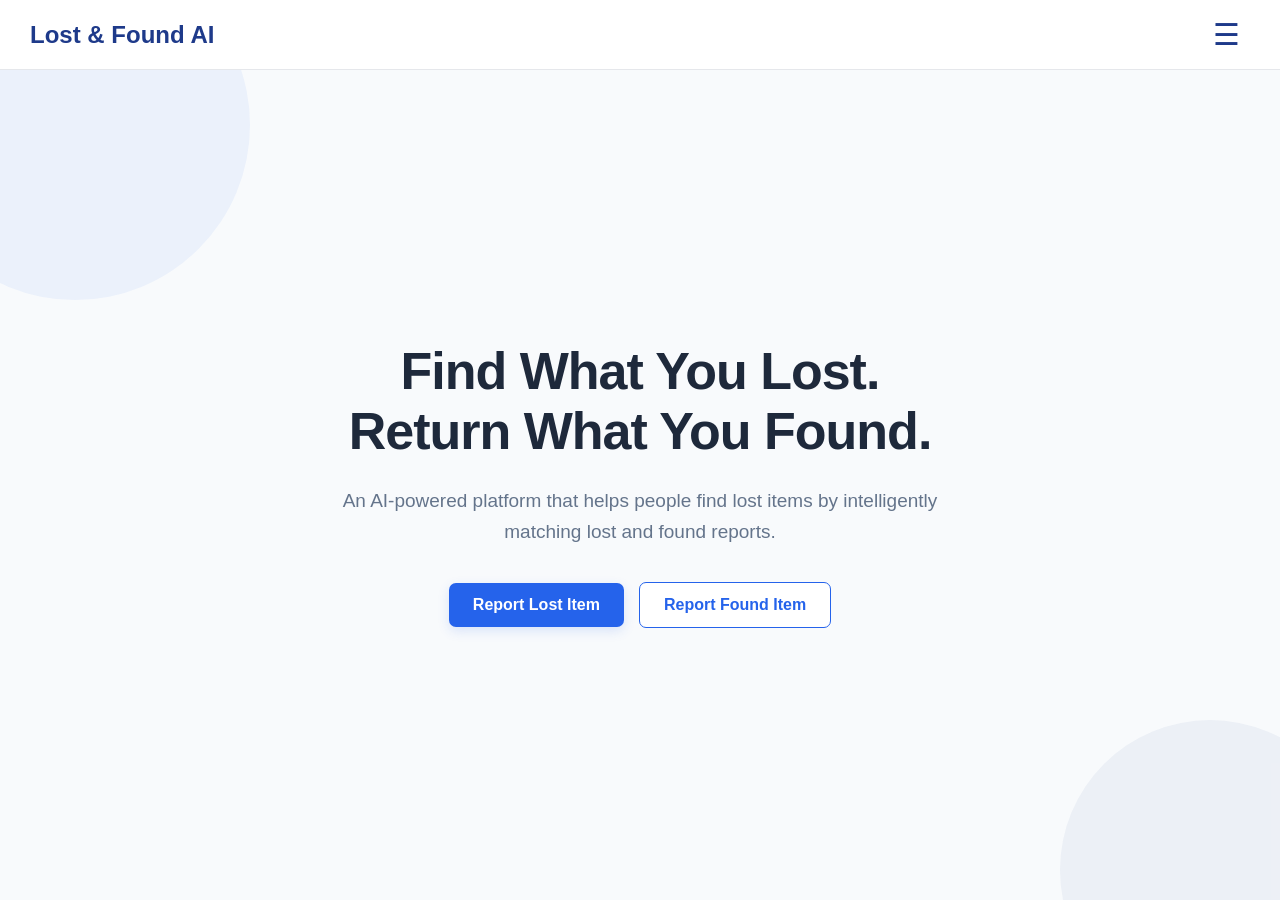
<file: index.html>
<!DOCTYPE html>

<html lang="en">

<head>
    <meta charset="UTF-8">
    <meta name="viewport" content="width=device-width, initial-scale=1.0">
    <title>AI Powered Lost and Found Matcher</title>
    <link rel="stylesheet" href="style.css">
</head>

<body>
    <nav class="navbar">

        <div class="logo">
            Lost & Found AI
        </div>

        <button class="menu-toggle" id="menuToggle" aria-label="Toggle navigation">
            ☰
        </button>

        <div class="nav-menu" id="navMenu">

            <div class="nav-links">

                <a href="index.html">Home</a>

                <a href="items.html">Items</a>

                <a href="report-lost.html">
                    Report Lost
                </a>

                <a href="report-found.html">
                    Report Found
                </a>

                <a href="community.html">
                    Community
                </a>

                <a href="notifications.html">
                    🔔 Notifications
                    <span id="navBadge">0</span>
                </a>

            </div>

            <div class="nav-buttons">

                <a href="login.html" class="login-btn">
                    Login
                </a>

                <a href="signup.html" class="signup-btn">
                    Sign Up
                </a>

            </div>

        </div>

    </nav>

    <section class="home">

        <div class="home-content">

            <h1>Find What You Lost.<br>Return What You Found.</h1>

            <p>
                An AI-powered platform that helps people find lost items
                by intelligently matching lost and found reports.
            </p>

            <div class="home-buttons">
                <a href="report-lost.html" class="lost-btn">Report Lost Item</a>
                <a href="report-found.html" class="found-btn">Report Found Item</a>
            </div>

        </div>

    </section>

    <script src="script.js"></script>
    <script src="config.js"></script>

    <!-- Login / Signup UI -->
    <script>
        const navButtons = document.querySelector(".nav-buttons");

        const storedUser = localStorage.getItem("user");

        if (storedUser && navButtons) {

            try {
                const user = JSON.parse(storedUser);

                if (user && user.id) {

                    navButtons.innerHTML = `
                    <span class="user-welcome">Hi, ${user.name} 👋</span>
                    <a href="my-reports.html" class="login-btn">My Reports</a>
                    <a href="#" class="signup-btn" id="logoutBtn">Logout</a>
                `;

                    document.getElementById("logoutBtn").addEventListener("click", function (event) {
                        event.preventDefault();

                        localStorage.removeItem("user");

                        window.location.reload();
                    });
                }

            } catch (error) {
                console.error("Invalid user data:", error);
                localStorage.removeItem("user");
            }
        }
    </script>


</body>

</html>
</file>
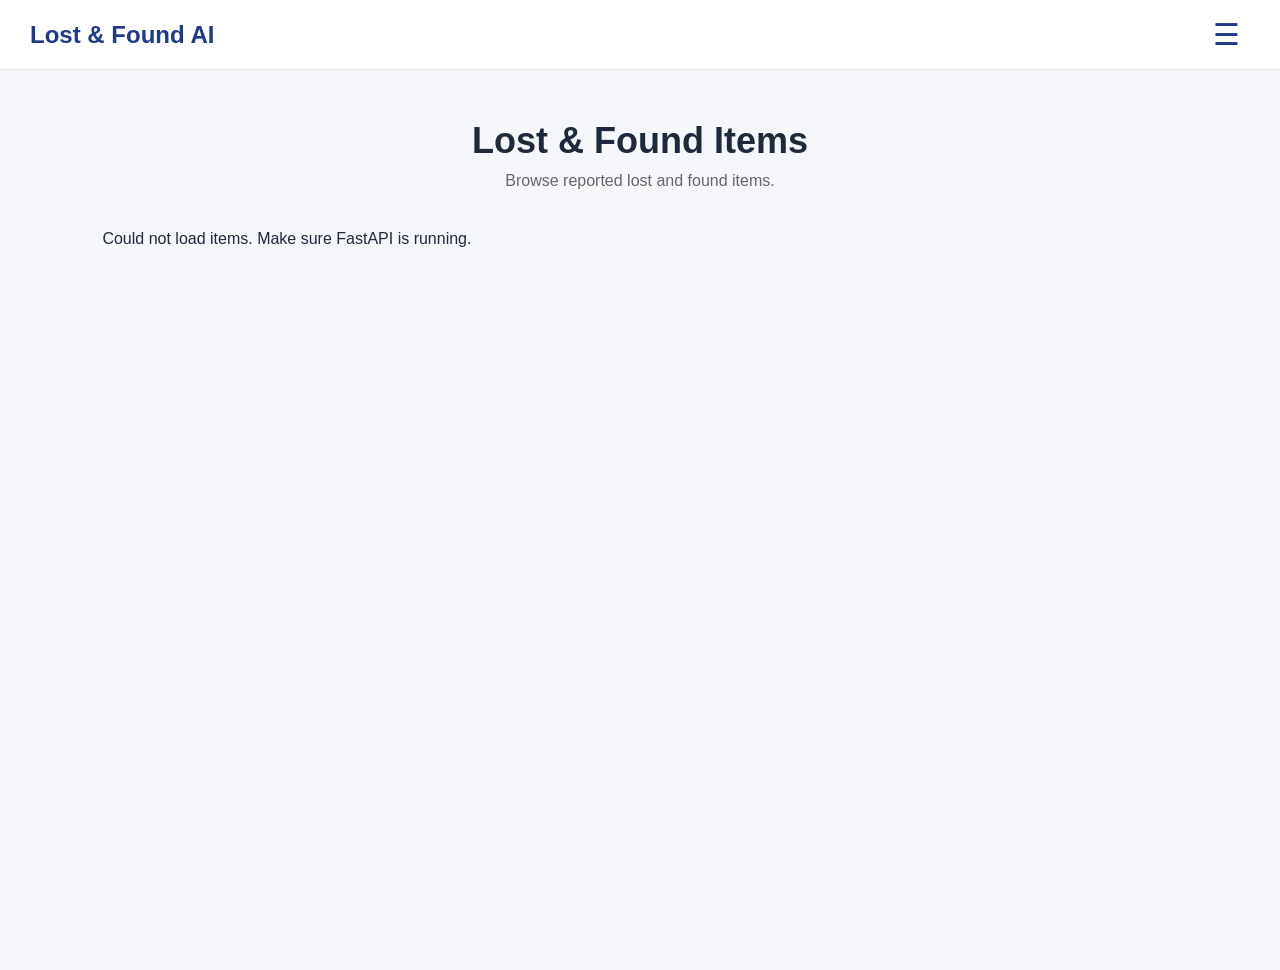
<file: items.html>
<!DOCTYPE html>
<html lang="en">

<head>

    <meta charset="UTF-8">

    <meta name="viewport" content="width=device-width, initial-scale=1.0">

    <title>Lost & Found Items</title>

    <link rel="stylesheet" href="style.css">

</head>


<body>


    <!-- NAVBAR -->

    <nav class="navbar">

        <div class="logo">
            Lost & Found AI
        </div>

        <button class="menu-toggle" id="menuToggle" aria-label="Toggle navigation">
            ☰
        </button>

        <div class="nav-menu" id="navMenu">

            <div class="nav-links">

                <a href="index.html">Home</a>

                <a href="items.html">Items</a>

                <a href="report-lost.html">
                    Report Lost
                </a>

                <a href="report-found.html">
                    Report Found
                </a>

                <a href="community.html">
                    Community
                </a>

                <a href="notifications.html">
                    🔔 Notifications
                    <span id="navBadge">0</span>
                </a>

            </div>

            <div class="nav-buttons">

                <a href="login.html" class="login-btn">
                    Login
                </a>

                <a href="signup.html" class="signup-btn">
                    Sign Up
                </a>

            </div>

        </div>

    </nav>


    <!-- ITEMS SECTION -->

    <section class="items-section">


        <div class="items-header">

            <h1>
                Lost & Found Items
            </h1>


            <p>
                Browse reported lost and found items.
            </p>

        </div>


        <!-- ITEMS WILL BE LOADED HERE -->

        <div id="items-container" class="items-container">

            <p>
                Loading items...
            </p>

        </div>


    </section>


    <!-- CONFIG MUST LOAD BEFORE ITEMS.JS -->

    <script src="config.js"></script>


    <!-- ITEMS JAVASCRIPT -->

    <script src="items.js"></script>
    <script>
        const storedUser = localStorage.getItem("user");

        const navButtons = document.querySelector(".nav-buttons");

        if (storedUser && navButtons) {

            try {

                const user = JSON.parse(storedUser);

                if (user && user.id) {

                    navButtons.innerHTML = `
                    <span class="user-welcome">
                        Hi, ${user.name} 👋
                    </span>

                    <a href="my-reports.html" class="login-btn">
                        My Reports
                    </a>

                    <a href="#" class="signup-btn" id="logoutBtn">
                        Logout
                    </a>
                `;

                    document
                        .getElementById("logoutBtn")
                        .addEventListener("click", function (event) {

                            event.preventDefault();

                            localStorage.removeItem("user");

                            window.location.href = "index.html";

                        });
                }

            } catch (error) {

                console.error(
                    "Invalid user data:",
                    error
                );

                localStorage.removeItem("user");

            }

        }
    </script>

</body>

</html>
</file>
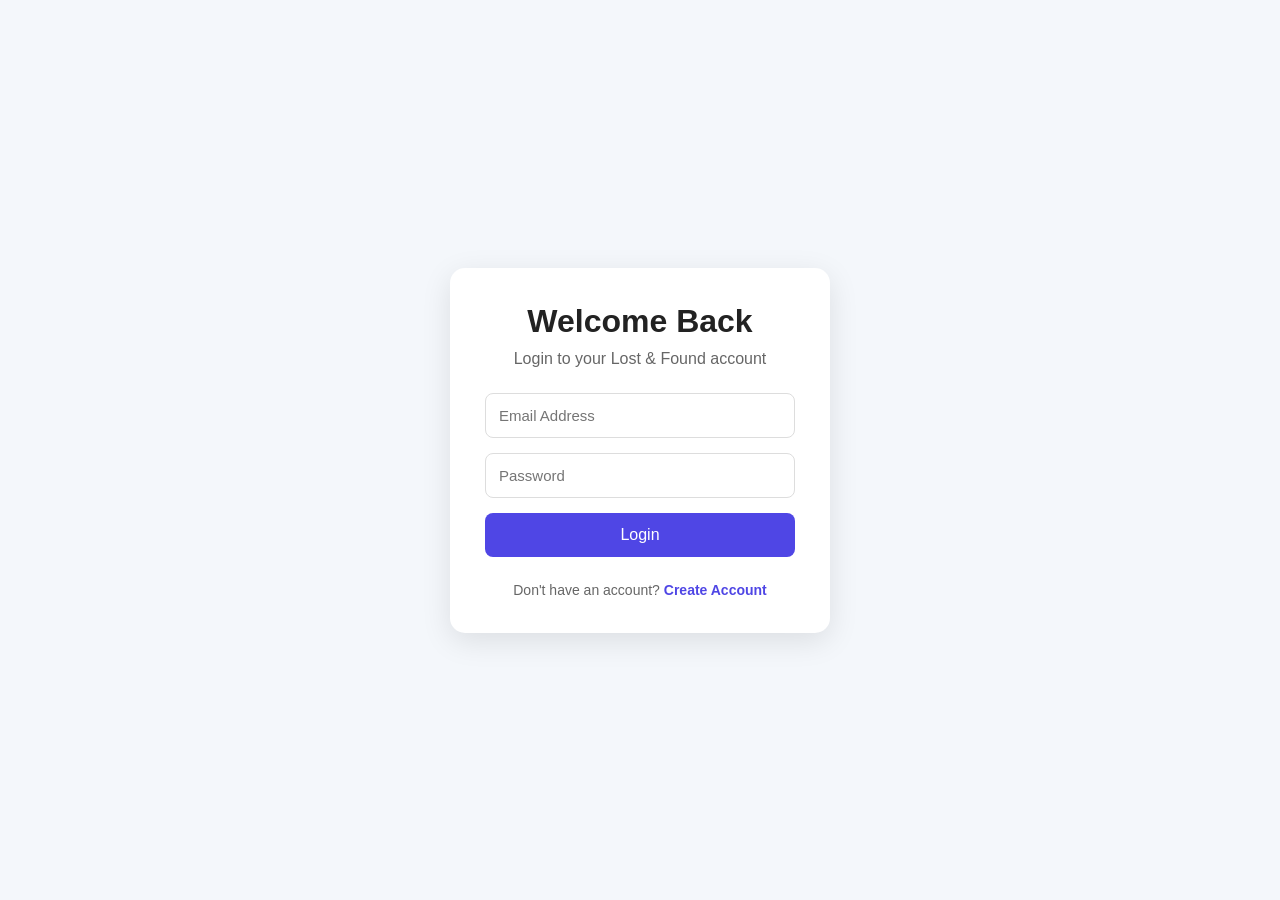
<file: login.html>
<!DOCTYPE html>
<html lang="en">

<head>
    <meta charset="UTF-8">
    <meta name="viewport" content="width=device-width, initial-scale=1.0">
    <title>Login - Lost & Found</title>
    <link rel="stylesheet" href="auth.css">
</head>

<body>

    <div class="auth-container">

        <div class="auth-card">

            <h1>Welcome Back</h1>
            <p>Login to your Lost & Found account</p>

            <form id="loginForm">

                <input type="email" id="email" placeholder="Email Address" required>

                <input type="password" id="password" placeholder="Password" required>

                <button type="submit">
                    Login
                </button>

            </form>

            <p id="message"></p>

            <div class="auth-link">
                Don't have an account?
                <a href="signup.html">Create Account</a>
            </div>

        </div>

    </div>

    <script src="auth.js"></script>

</body>

</html>
</file>
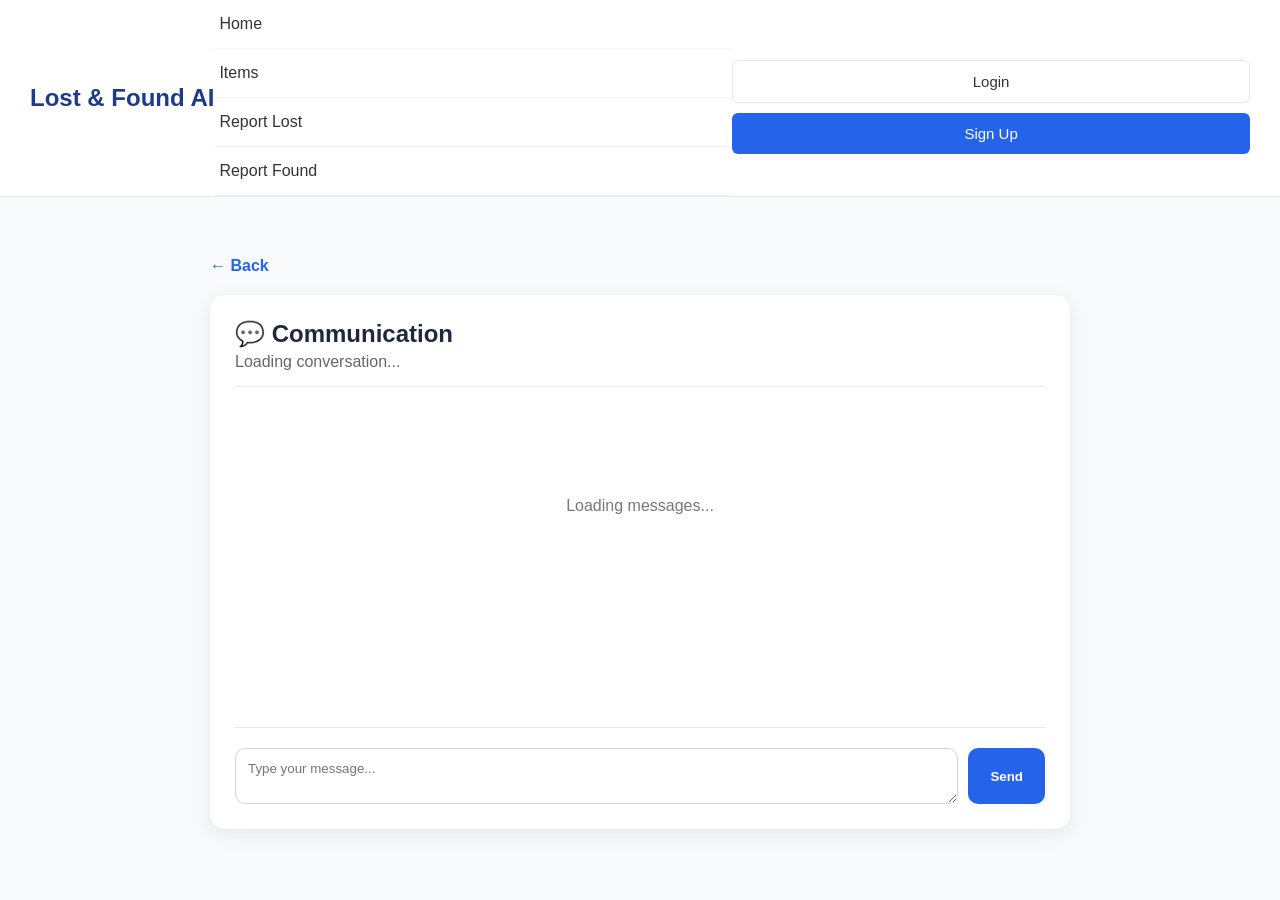
<file: message.html>
<!DOCTYPE html>
<html lang="en">

<head>

    <meta charset="UTF-8">

    <meta
        name="viewport"
        content="width=device-width, initial-scale=1.0"
    >

    <title>Messages | Lost & Found AI</title>

    <link rel="stylesheet" href="style.css">

    <style>

        .messages-section {

            max-width: 900px;

            margin: 40px auto;

            padding: 20px;

        }


        .message-container {

            background: white;

            border-radius: 15px;

            padding: 25px;

            box-shadow:
                0 5px 20px
                rgba(0, 0, 0, 0.08);

        }


        .message-header {

            border-bottom:
                1px solid #e5e7eb;

            padding-bottom: 15px;

            margin-bottom: 20px;

        }


        .message-header h1 {

            margin-bottom: 5px;

        }


        .message-header p {

            color: #666;

        }


        #conversation {

            min-height: 300px;

            max-height: 500px;

            overflow-y: auto;

            padding: 10px;

        }


        .message {

            max-width: 70%;

            padding: 12px 16px;

            margin: 10px 0;

            border-radius: 15px;

            line-height: 1.5;

        }


        .message.sent {

            margin-left: auto;

            background: #2563eb;

            color: white;

            border-bottom-right-radius: 4px;

        }


        .message.received {

            margin-right: auto;

            background: #f1f5f9;

            color: #222;

            border-bottom-left-radius: 4px;

        }


        .message-name {

            font-size: 12px;

            font-weight: bold;

            margin-bottom: 4px;

        }


        .message-time {

            font-size: 10px;

            opacity: 0.7;

            margin-top: 5px;

        }


        .message-form {

            display: flex;

            gap: 10px;

            margin-top: 20px;

            border-top:
                1px solid #e5e7eb;

            padding-top: 20px;

        }


        .message-form textarea {

            flex: 1;

            min-height: 55px;

            resize: vertical;

            padding: 12px;

            border: 1px solid #d1d5db;

            border-radius: 10px;

            font-family: inherit;

        }


        .message-form button {

            border: none;

            border-radius: 10px;

            padding: 0 22px;

            cursor: pointer;

            background: #2563eb;

            color: white;

            font-weight: 600;

        }


        .message-form button:hover {

            opacity: 0.9;

        }


        .empty-messages {

            text-align: center;

            padding: 80px 20px;

            color: #777;

        }


        .back-btn {

            display: inline-block;

            margin-bottom: 20px;

            text-decoration: none;

            color: #2563eb;

            font-weight: 600;

        }


        @media (max-width: 600px) {

            .messages-section {

                margin: 20px auto;

                padding: 10px;

            }


            .message {

                max-width: 85%;

            }


            .message-form {

                flex-direction: column;

            }


            .message-form button {

                padding: 12px;

            }

        }

    </style>

</head>


<body>


    <!-- ================================================= -->
    <!-- NAVBAR -->
    <!-- ================================================= -->

    <nav class="navbar">

        <div class="logo">
            Lost & Found AI
        </div>


        <div class="nav-links">

            <a href="index.html">
                Home
            </a>

            <a href="items.html">
                Items
            </a>

            <a href="report-lost.html">
                Report Lost
            </a>

            <a href="report-found.html">
                Report Found
            </a>

        </div>


        <div class="nav-buttons">

            <a
                href="login.html"
                class="login-btn"
            >
                Login
            </a>

            <a
                href="signup.html"
                class="signup-btn"
            >
                Sign Up
            </a>

        </div>

    </nav>


    <!-- ================================================= -->
    <!-- MESSAGES -->
    <!-- ================================================= -->

    <section class="messages-section">

        <a
            href="javascript:history.back()"
            class="back-btn"
        >
            ← Back
        </a>


        <div class="message-container">


            <div class="message-header">

                <h1>
                    💬 Communication
                </h1>

                <p id="item-info">
                    Loading conversation...
                </p>

            </div>


            <div id="conversation">

                <div class="empty-messages">
                    Loading messages...
                </div>

            </div>


            <form
                id="messageForm"
                class="message-form"
            >

                <textarea
                    id="messageInput"
                    placeholder="Type your message..."
                    required
                ></textarea>


                <button type="submit">
                    Send
                </button>

            </form>


        </div>

    </section>


    <script src="config.js"></script>

    <script src="script.js"></script>

    <script src="messages.js"></script>

<script>

    const navButtons =
        document.querySelector(".nav-buttons");

    const storedUser =
        localStorage.getItem("user");


    if (
        storedUser &&
        navButtons
    ) {

        try {

            const user =
                JSON.parse(storedUser);


            if (
                user &&
                user.id
            ) {

                navButtons.innerHTML = `

                    <span class="user-welcome">

                        Hi, ${user.name} 👋

                    </span>


                    <a
                        href="my-reports.html"
                        class="login-btn"
                    >

                        My Reports

                    </a>


                    <a
                        href="#"
                        class="signup-btn"
                        id="logoutBtn"
                    >

                        Logout

                    </a>

                `;


                document
                    .getElementById("logoutBtn")
                    .addEventListener(
                        "click",
                        function(event) {

                            event.preventDefault();

                            localStorage.removeItem(
                                "user"
                            );

                            window.location.href =
                                "index.html";

                        }
                    );

            }

        }
        catch (error) {

            console.error(
                "Invalid user data:",
                error
            );

            localStorage.removeItem(
                "user"
            );

        }

    }

</script>
</body>

</html>
</file>
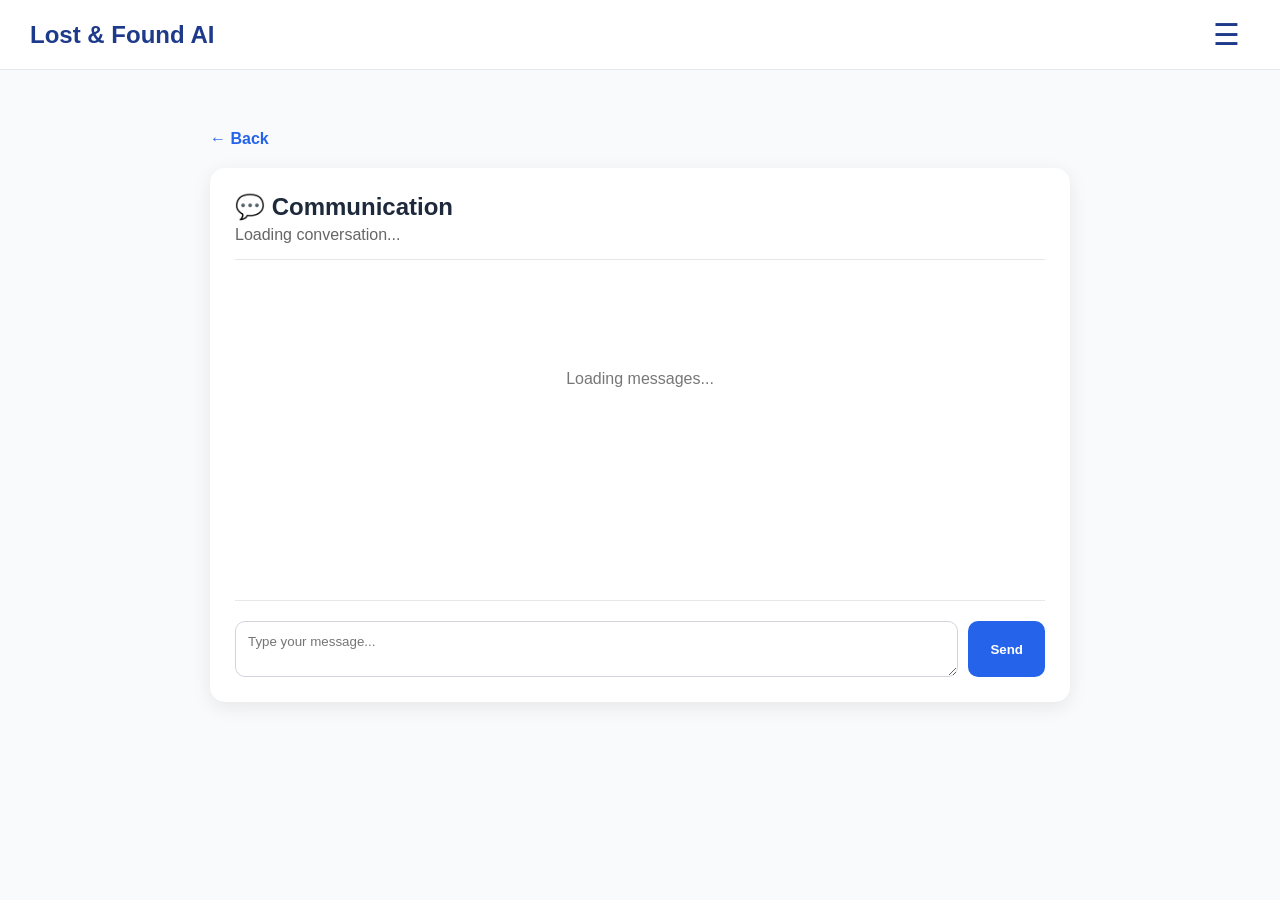
<file: messages.html>
<!DOCTYPE html>
<html lang="en">

<head>
    <meta charset="UTF-8">

    <meta name="viewport" content="width=device-width, initial-scale=1.0">

    <title>Messages | Lost & Found AI</title>

    <link rel="stylesheet" href="style.css">

    <style>
        /* =====================================================
           MESSAGES SECTION
        ===================================================== */

        .messages-section {
            max-width: 900px;
            margin: 40px auto;
            padding: 20px;
        }


        .message-container {
            background: white;
            border-radius: 15px;
            padding: 25px;

            box-shadow:
                0 5px 20px rgba(0, 0, 0, 0.08);
        }


        .message-header {
            border-bottom:
                1px solid #e5e7eb;

            padding-bottom: 15px;
            margin-bottom: 20px;
        }


        .message-header h1 {
            margin-bottom: 5px;
        }


        .message-header p {
            color: #666;
        }


        #conversation {
            min-height: 300px;
            max-height: 500px;
            overflow-y: auto;
            padding: 10px;
        }


        .message {
            max-width: 70%;
            padding: 12px 16px;
            margin: 10px 0;

            border-radius: 15px;

            line-height: 1.5;
        }


        .message.sent {
            margin-left: auto;

            background: #2563eb;
            color: white;

            border-bottom-right-radius: 4px;
        }


        .message.received {
            margin-right: auto;

            background: #f1f5f9;
            color: #222;

            border-bottom-left-radius: 4px;
        }


        .message-name {
            font-size: 12px;
            font-weight: bold;
            margin-bottom: 4px;
        }


        .message-time {
            font-size: 10px;
            opacity: 0.7;
            margin-top: 5px;
        }


        .message-form {
            display: flex;
            gap: 10px;
            margin-top: 20px;

            border-top:
                1px solid #e5e7eb;

            padding-top: 20px;
        }


        .message-form textarea {
            flex: 1;

            min-height: 55px;

            resize: vertical;

            padding: 12px;

            border:
                1px solid #d1d5db;

            border-radius: 10px;

            font-family: inherit;
        }


        .message-form button {
            border: none;
            border-radius: 10px;

            padding: 0 22px;

            cursor: pointer;

            background: #2563eb;
            color: white;

            font-weight: 600;
        }


        .message-form button:hover {
            opacity: 0.9;
        }


        .empty-messages {
            text-align: center;
            padding: 80px 20px;
            color: #777;
        }


        .back-btn {
            display: inline-block;

            margin-bottom: 20px;

            text-decoration: none;

            color: #2563eb;

            font-weight: 600;
        }


        /* =====================================================
           NAVBAR USER
        ===================================================== */

        .user-welcome {
            font-size: 15px;
            font-weight: 600;

            color: #1e3a8a;

            white-space: nowrap;
        }


        /* =====================================================
           MOBILE
        ===================================================== */

        @media (max-width: 600px) {

            .messages-section {
                margin: 20px auto;
                padding: 10px;
            }


            .message {
                max-width: 85%;
            }


            .message-form {
                flex-direction: column;
            }


            .message-form button {
                padding: 12px;
            }


            .user-welcome {
                font-size: 14px;
            }

        }
    </style>

</head>


<body>


    <!-- =====================================================
         NAVBAR
    ===================================================== -->

    <nav class="navbar">

        <div class="logo">
            Lost & Found AI
        </div>

        <!-- Hamburger -->
        <button class="menu-toggle" id="menuToggle" aria-label="Toggle navigation">
            ☰
        </button>


        <!-- Navigation Menu -->
        <div class="nav-menu" id="navMenu">

            <div class="nav-links">

                <a href="index.html">
                    Home
                </a>

                <a href="items.html">
                    Items
                </a>

                <a href="report-lost.html">
                    Report Lost
                </a>

                <a href="report-found.html">
                    Report Found
                </a>

                <a href="community.html">
                    Community
                </a>

            </div>


            <div class="nav-buttons">

                <!-- Logged-in user -->
                <span class="user-welcome" id="userWelcome"></span>


                <!-- My Reports -->
                <a href="my-reports.html" class="login-btn" id="myReportsBtn">
                    My Reports
                </a>


                <!-- Logout -->
                <a href="#" class="signup-btn" id="logoutBtn">
                    Logout
                </a>


                <!-- Login -->
                <a href="login.html" class="login-btn" id="loginBtn">
                    Login
                </a>


                <!-- Sign Up -->
                <a href="signup.html" class="signup-btn" id="signupBtn">
                    Sign Up
                </a>

            </div>

        </div>

    </nav>


    <!-- =====================================================
         MESSAGES
    ===================================================== -->

    <section class="messages-section">


        <a href="javascript:history.back()" class="back-btn">
            ← Back
        </a>


        <div class="message-container">


            <!-- =================================================
                 HEADER
            ================================================= -->

            <div class="message-header">

                <h1>
                    💬 Communication
                </h1>

                <p id="item-info">
                    Loading conversation...
                </p>

            </div>


            <!-- =================================================
                 CONVERSATION
            ================================================= -->

            <div id="conversation">

                <div class="empty-messages">
                    Loading messages...
                </div>

            </div>


            <!-- =================================================
                 MESSAGE FORM
            ================================================= -->

            <form id="messageForm" class="message-form">

                <textarea id="messageInput" placeholder="Type your message..." required></textarea>


                <button type="submit">
                    Send
                </button>

            </form>


        </div>

    </section>


    <!-- =====================================================
         SCRIPTS
    ===================================================== -->

    <script src="config.js"></script>

    <script src="script.js"></script>

    <script src="messages.js"></script>


    <!-- =====================================================
         NAVBAR AUTH
    ===================================================== -->

    <script>

        document.addEventListener(
            "DOMContentLoaded",
            function () {

                const storedUser =
                    localStorage.getItem("user");


                const userWelcome =
                    document.getElementById(
                        "userWelcome"
                    );

                const myReportsBtn =
                    document.getElementById(
                        "myReportsBtn"
                    );

                const logoutBtn =
                    document.getElementById(
                        "logoutBtn"
                    );

                const loginBtn =
                    document.getElementById(
                        "loginBtn"
                    );

                const signupBtn =
                    document.getElementById(
                        "signupBtn"
                    );


                // =================================================
                // LOGGED-IN USER
                // =================================================

                if (storedUser) {

                    try {

                        const user =
                            JSON.parse(
                                storedUser
                            );


                        if (
                            user &&
                            user.id
                        ) {

                            /*
                             * Show username
                             */

                            if (userWelcome) {

                                userWelcome.textContent =
                                    `Hi, ${user.name || "User"} 👋`;

                                userWelcome.style.display =
                                    "inline-block";
                            }


                            /*
                             * Show My Reports
                             */

                            if (myReportsBtn) {

                                myReportsBtn.style.display =
                                    "inline-block";
                            }


                            /*
                             * Show Logout
                             */

                            if (logoutBtn) {

                                logoutBtn.style.display =
                                    "inline-block";
                            }


                            /*
                             * Hide Login
                             */

                            if (loginBtn) {

                                loginBtn.style.display =
                                    "none";
                            }


                            /*
                             * Hide Sign Up
                             */

                            if (signupBtn) {

                                signupBtn.style.display =
                                    "none";
                            }


                            /*
                             * Logout
                             */

                            if (logoutBtn) {

                                logoutBtn.addEventListener(
                                    "click",
                                    function (event) {

                                        event.preventDefault();


                                        localStorage.removeItem(
                                            "user"
                                        );


                                        window.location.href =
                                            "index.html";

                                    }
                                );

                            }

                        }

                    }

                    catch (error) {

                        console.error(
                            "Invalid user data:",
                            error
                        );


                        localStorage.removeItem(
                            "user"
                        );

                    }

                }


                // =================================================
                // NOT LOGGED IN
                // =================================================

                else {

                    if (userWelcome) {

                        userWelcome.style.display =
                            "none";
                    }


                    if (myReportsBtn) {

                        myReportsBtn.style.display =
                            "none";
                    }


                    if (logoutBtn) {

                        logoutBtn.style.display =
                            "none";
                    }


                    if (loginBtn) {

                        loginBtn.style.display =
                            "inline-block";
                    }


                    if (signupBtn) {

                        signupBtn.style.display =
                            "inline-block";
                    }

                }

            }
        );

    </script>


</body>

</html>
</file>
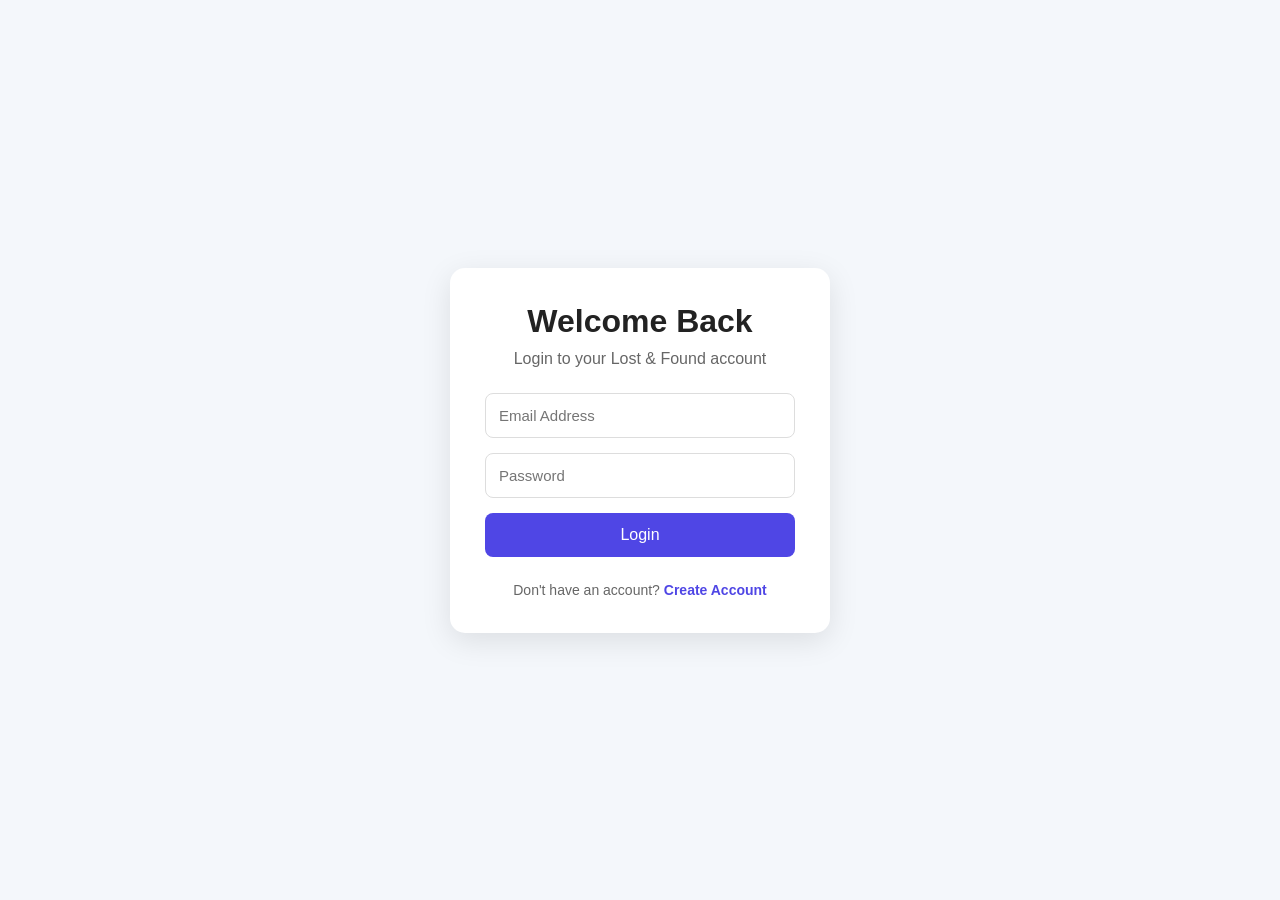
<file: my-reports.html>
<!DOCTYPE html>
<html lang="en">

<head>

    <meta charset="UTF-8">

    <meta name="viewport" content="width=device-width, initial-scale=1.0">

    <title>My Reports - Lost & Found AI</title>

    <link rel="stylesheet" href="style.css">

    <style>
        /* =====================================================
           MY REPORTS
        ===================================================== */

        .reports-page {

            padding: 120px 7% 60px;

            min-height: 100vh;

        }


        .reports-header {

            text-align: center;

            margin-bottom: 40px;

        }


        .reports-header h1 {

            font-size: 42px;

            margin-bottom: 10px;

        }


        .reports-header p {

            color: #777;

            font-size: 17px;

        }


        .reports-count {

            display: inline-block;

            margin-top: 15px;

            padding: 8px 18px;

            border-radius: 20px;

            background: #f1f5ff;

            color: #3157d5;

            font-weight: 600;

        }


        .reports-grid {

            max-width: 1150px;

            margin: auto;

            display: grid;

            grid-template-columns:
                repeat(auto-fit, minmax(320px, 1fr));

            gap: 25px;

        }


        .report-card {

            background: #fff;

            border-radius: 18px;

            overflow: hidden;

            box-shadow:
                0 8px 30px rgba(0, 0, 0, 0.08);

            border: 1px solid #eee;

            transition: 0.25s ease;

        }


        .report-card:hover {

            transform: translateY(-4px);

            box-shadow:
                0 14px 35px rgba(0, 0, 0, 0.12);

        }


        .report-image {

            width: 100%;

            height: 220px;

            object-fit: cover;

            display: block;

            background: #f3f4f7;

        }


        .report-content {

            padding: 22px;

        }


        .report-top {

            display: flex;

            justify-content: space-between;

            align-items: center;

            gap: 12px;

            margin-bottom: 12px;

        }


        .report-title {

            font-size: 23px;

            margin: 0;

        }


        .status-badge {

            padding: 6px 12px;

            border-radius: 20px;

            font-size: 12px;

            font-weight: 700;

            text-transform: uppercase;

            white-space: nowrap;

        }


        .status-lost {

            background: #ffe8e8;

            color: #d63031;

        }


        .status-found {

            background: #e5f8ed;

            color: #16804b;

        }


        .status-pending {
            background: #fff4d6;
            color: #9a6700;
        }

        .status-verified {
            background: #e5f8ed;
            color: #16804b;
        }

        .status-returned {
            background: #e8eefc;
            color: #3157d5;
        }

        .report-description {

            color: #666;

            line-height: 1.6;

            margin: 12px 0 18px;

        }


        .report-info {

            display: grid;

            grid-template-columns: 1fr 1fr;

            gap: 12px;

        }


        .info-box {

            background: #f8f9fb;

            padding: 12px;

            border-radius: 10px;

        }


        .info-label {

            display: block;

            font-size: 12px;

            color: #888;

            margin-bottom: 4px;

        }


        .info-value {

            font-size: 14px;

            font-weight: 600;

            color: #333;

        }


        /* =====================================================
           REPORT ACTIONS
        ===================================================== */

        .report-actions {

            margin-top: 22px;

            padding-top: 18px;

            border-top: 1px solid #eee;

            display: flex;

            gap: 10px;

        }


        .ai-match-btn {

            flex: 1;

            border: none;

            border-radius: 10px;

            padding: 13px 15px;

            background: #3157d5;

            color: white;

            font-weight: 700;

            cursor: pointer;

            transition: 0.2s ease;

        }


        .ai-match-btn:hover {

            background: #2446b8;

        }


        .details-btn {

            flex: 1;

            border-radius: 10px;

            padding: 12px 15px;

            text-align: center;

            text-decoration: none;

            background: #f1f3f7;

            color: #333;

            font-weight: 700;

        }


        /* =====================================================
           MODAL
        ===================================================== */

        .modal-overlay {

            position: fixed;

            inset: 0;

            background:
                rgba(0, 0, 0, 0.68);

            display: none;

            align-items: center;

            justify-content: center;

            padding: 25px;

            z-index: 9999;

        }


        .modal-overlay.active {

            display: flex;

        }


        .modal {

            width: min(1050px, 100%);

            max-height: 90vh;

            overflow-y: auto;

            background: white;

            border-radius: 20px;

            box-shadow:
                0 25px 70px rgba(0, 0, 0, 0.3);

        }


        .modal-header {

            position: sticky;

            top: 0;

            z-index: 2;

            background: white;

            padding: 25px 30px 20px;

            border-bottom: 1px solid #eee;

            display: flex;

            justify-content: space-between;

            align-items: center;

        }


        .modal-header h2 {

            margin: 0;

            font-size: 28px;

            color: #1d3557;

        }


        .modal-header p {

            margin: 5px 0 0;

            color: #777;

        }


        .close-btn {

            width: 40px;

            height: 40px;

            border: none;

            border-radius: 50%;

            background: #f1f3f7;

            cursor: pointer;

            font-size: 20px;

            font-weight: 700;

        }


        .close-btn:hover {

            background: #e5e7eb;

        }


        .modal-body {

            padding: 25px 30px 30px;

        }


        /* =====================================================
           MATCH CARD
        ===================================================== */

        .matches-container {

            display: flex;

            flex-direction: column;

            gap: 20px;

        }


        .match-card {

            display: grid;

            grid-template-columns:
                minmax(280px, 1.35fr) minmax(130px, 0.45fr) minmax(260px, 1fr);

            gap: 22px;

            padding: 20px;

            border: 1px solid #e4e7ec;

            border-radius: 16px;

            background: #fff;

            box-shadow:
                0 5px 18px rgba(0, 0, 0, 0.05);

        }


        /* FOUND ITEM */

        .match-item {

            display: flex;

            gap: 16px;

            min-width: 0;

        }


        .match-image {

            width: 145px;

            height: 145px;

            border-radius: 12px;

            object-fit: cover;

            background: #f1f3f6;

            flex-shrink: 0;

        }


        .match-image-placeholder {

            width: 145px;

            height: 145px;

            border-radius: 12px;

            background: #f1f3f6;

            display: flex;

            align-items: center;

            justify-content: center;

            font-size: 45px;

            flex-shrink: 0;

        }


        .match-details {

            min-width: 0;

        }


        .match-details h3 {

            margin: 0 0 7px;

            font-size: 21px;

            color: #172033;

        }


        .match-description {

            margin: 0 0 13px;

            color: #666;

            line-height: 1.45;

            font-size: 14px;

        }


        .match-meta {

            display: grid;

            grid-template-columns: 1fr 1fr;

            gap: 7px;

        }


        .meta-item {

            background: #f7f8fa;

            padding: 8px;

            border-radius: 7px;

            font-size: 12px;

        }


        .meta-item strong {

            display: block;

            color: #888;

            font-size: 11px;

            margin-bottom: 2px;

        }


        /* SCORE */

        .match-score-box {

            background: #f4f7ff;

            border-radius: 14px;

            display: flex;

            flex-direction: column;

            justify-content: center;

            align-items: center;

            min-height: 145px;

            padding: 15px;

            text-align: center;

        }


        .score-label {

            color: #68738a;

            font-size: 12px;

            font-weight: 700;

            text-transform: uppercase;

            letter-spacing: .5px;

        }


        .score-number {

            color: #3157d5;

            font-size: 38px;

            font-weight: 800;

            line-height: 1.1;

            margin: 7px 0;

        }


        .match-level {

            display: inline-block;

            padding: 5px 11px;

            border-radius: 20px;

            background: #e5ecff;

            color: #3157d5;

            font-size: 12px;

            font-weight: 700;

        }


        /* REASONS + ACTIONS */

        .match-right {

            display: flex;

            flex-direction: column;

            min-width: 0;

        }


        .reasons-title {

            font-size: 14px;

            font-weight: 800;

            margin-bottom: 10px;

            color: #222;

        }


        .match-reasons {

            margin: 0;

            padding-left: 18px;

            color: #555;

            font-size: 13px;

            line-height: 1.55;

            flex: 1;

        }


        .match-reasons li {

            margin-bottom: 5px;

        }


        .match-actions {

            display: grid;

            grid-template-columns: 1fr 1fr;

            gap: 10px;

            margin-top: 16px;

        }


        .action-btn {

            min-height: 46px;

            border: none;

            border-radius: 9px;

            padding: 10px 12px;

            font-size: 13px;

            font-weight: 700;

            cursor: pointer;

            transition: .2s ease;

        }


        .contact-btn {

            background: #3157d5;

            color: white;

        }


        .contact-btn:hover {

            background: #2446b8;

        }


        .verify-btn {

            background: #16804b;

            color: white;

        }


        .verify-btn:hover {

            background: #116b3e;

        }


        .verify-btn.pending {

            background: #9aa0a6;

            cursor: default;

        }


        .verify-btn.verified {

            background: #16804b;

            cursor: default;

        }

        .returned-btn {
            background: #3157d5;
            color: white;
        }

        .returned-btn:hover {
            background: #2446b8;
        }

        .returned-btn.returned {
            background: #16804b;
            cursor: default;
        }


        /* =====================================================
           VERIFICATION MODAL
        ===================================================== */

        .verification-modal {

            width: min(600px, 100%);

        }


        .verification-content {

            padding: 28px 30px 30px;

        }


        .verification-item {

            background: #f6f8fc;

            border-radius: 12px;

            padding: 15px;

            margin-bottom: 20px;

        }


        .verification-item strong {

            display: block;

            font-size: 18px;

            margin-bottom: 5px;

        }


        .verification-item span {

            color: #777;

            font-size: 13px;

        }


        .verification-label {

            display: block;

            font-weight: 700;

            margin-bottom: 8px;

        }


        #proofInput {

            width: 100%;

            min-height: 150px;

            resize: vertical;

            border: 1px solid #d8dce5;

            border-radius: 10px;

            padding: 13px;

            font-family: inherit;

            font-size: 14px;

            outline: none;

        }


        #proofInput:focus {

            border-color: #3157d5;

            box-shadow:
                0 0 0 3px rgba(49, 87, 213, .1);

        }


        .proof-help {

            color: #777;

            font-size: 12px;

            margin-top: 7px;

            line-height: 1.5;

        }


        .verification-actions {

            display: flex;

            gap: 10px;

            margin-top: 22px;

        }


        .cancel-btn {

            flex: 1;

            border: none;

            border-radius: 10px;

            background: #eef0f3;

            padding: 13px;

            font-weight: 700;

            cursor: pointer;

        }


        .submit-verification-btn {

            flex: 2;

            border: none;

            border-radius: 10px;

            background: #16804b;

            color: white;

            padding: 13px;

            font-weight: 700;

            cursor: pointer;

        }


        .submit-verification-btn:hover {

            background: #116b3e;

        }


        .submit-verification-btn:disabled {

            opacity: .6;

            cursor: not-allowed;

        }


        /* =====================================================
           LOADING / EMPTY
        ===================================================== */

        .loading-state {

            text-align: center;

            padding: 50px 20px;

            color: #777;

        }


        .empty-match {

            text-align: center;

            padding: 45px 20px;

            color: #777;

        }


        .empty-match-icon {

            font-size: 50px;

            margin-bottom: 10px;

        }


        .message-box {

            margin-bottom: 18px;

            padding: 12px 15px;

            border-radius: 9px;

            display: none;

            font-size: 14px;

        }


        .message-box.show {

            display: block;

        }


        .message-success {

            background: #e7f7ee;

            color: #12633b;

        }


        .message-error {

            background: #ffe9e9;

            color: #b42318;

        }


        /* =====================================================
           RESPONSIVE
        ===================================================== */

        @media (max-width: 900px) {

            .match-card {

                grid-template-columns: 1fr 1fr;

            }


            .match-item {

                grid-column: 1 / -1;

            }


            .match-right {

                grid-column: 1 / -1;

            }

        }


        @media (max-width: 600px) {

            .reports-page {

                padding: 100px 20px 40px;

            }


            .reports-header h1 {

                font-size: 32px;

            }


            .report-info {

                grid-template-columns: 1fr;

            }


            .report-actions {

                flex-direction: column;

            }


            .modal-overlay {

                padding: 10px;

            }


            .modal-header {

                padding: 20px;

            }


            .modal-header h2 {

                font-size: 22px;

            }


            .modal-body {

                padding: 18px;

            }


            .match-card {

                grid-template-columns: 1fr;

                padding: 15px;

            }


            .match-item,
            .match-right {

                grid-column: auto;

            }


            .match-item {

                flex-direction: column;

            }


            .match-image,
            .match-image-placeholder {

                width: 100%;

                height: 190px;

            }


            .match-meta {

                grid-template-columns: 1fr 1fr;

            }


            .match-actions {

                grid-template-columns: 1fr;

            }


            .verification-content {

                padding: 20px;

            }

        }
    </style>

</head>


<body>


    <!-- =====================================================
     NAVBAR
===================================================== -->

    <nav class="navbar">

        <div class="logo">
            Lost & Found AI
        </div>

        <button class="menu-toggle" id="menuToggle" aria-label="Toggle navigation">
            ☰
        </button>

        <div class="nav-menu" id="navMenu">

            <div class="nav-links">

                <a href="index.html">Home</a>

                <a href="items.html">Items</a>

                <a href="report-lost.html">
                    Report Lost
                </a>

                <a href="report-found.html">
                    Report Found
                </a>

                <a href="community.html">
                    Community
                </a>

                <a href="notifications.html">
                    🔔 Notifications
                    <span id="navBadge">0</span>
                </a>

            </div>

            <div class="nav-buttons">

                <a href="login.html" class="login-btn">
                    Login
                </a>

                <a href="signup.html" class="signup-btn">
                    Sign Up
                </a>

            </div>

        </div>

    </nav>


    <!-- =====================================================
     MY REPORTS
===================================================== -->

    <main class="reports-page">

        <div class="reports-header">

            <h1>
                My Reports
            </h1>

            <p>
                Manage and track the items you have reported.
            </p>

            <span class="reports-count" id="reportsCount">
                Loading reports...
            </span>

        </div>


        <div id="reports-container" class="reports-grid"></div>

    </main>


    <!-- =====================================================
     AI MATCH MODAL
===================================================== -->

    <div class="modal-overlay" id="matchModal">

        <div class="modal">

            <div class="modal-header">

                <div>

                    <h2>
                        AI Match Results
                    </h2>

                    <p id="matchSubtitle">
                        Searching for possible matches...
                    </p>

                </div>


                <button class="close-btn" id="closeMatchModal">
                    ×
                </button>

            </div>


            <div class="modal-body">

                <div id="matchMessage" class="message-box"></div>


                <div id="matchesContainer" class="matches-container">

                    <div class="loading-state">

                        Finding possible matches...

                    </div>

                </div>

            </div>

        </div>

    </div>


    <!-- =====================================================
     VERIFY OWNERSHIP MODAL
===================================================== -->

    <div class="modal-overlay" id="verificationModal">

        <div class="modal verification-modal">

            <div class="modal-header">

                <div>

                    <h2>
                        Verify Ownership
                    </h2>

                    <p>
                        Help the reporter confirm that this item belongs to you.
                    </p>

                </div>


                <button class="close-btn" id="closeVerificationModal">
                    ×
                </button>

            </div>


            <div class="verification-content">

                <div id="verificationMessage" class="message-box"></div>


                <div class="verification-item">

                    <strong id="verificationItemName">
                        Item
                    </strong>

                    <span>
                        Found item matched with your lost report.
                    </span>

                </div>


                <label class="verification-label" for="proofInput">
                    Why do you believe this item belongs to you?
                </label>


                <textarea id="proofInput"
                    placeholder="Example: The wallet contains my college ID. It also has a small scratch near the zipper and I lost it near the metro station."></textarea>


                <div class="proof-help">

                    Give specific information that the person who found
                    the item can use to verify ownership. Do not share
                    passwords or other sensitive account information.

                </div>


                <div class="verification-actions">

                    <button class="cancel-btn" id="cancelVerificationBtn">
                        Cancel
                    </button>


                    <button class="submit-verification-btn" id="submitVerificationBtn">
                        Submit Verification
                    </button>

                </div>

            </div>

        </div>

    </div>


    <script src="config.js"></script>


    <script>

        const menuToggle = document.getElementById("menuToggle");
        const navMenu = document.getElementById("navMenu");

        if (menuToggle && navMenu) {

            menuToggle.addEventListener("click", function () {

                navMenu.classList.toggle("active");

                // Change hamburger icon
                if (navMenu.classList.contains("active")) {
                    menuToggle.textContent = "✕";
                } else {
                    menuToggle.textContent = "☰";
                }

            });


            // Close menu after clicking a navigation link
            const navLinks = navMenu.querySelectorAll("a");

            navLinks.forEach(function (link) {

                link.addEventListener("click", function () {

                    navMenu.classList.remove("active");

                    menuToggle.textContent = "☰";

                });

            });


            // Close menu when screen becomes desktop
            window.addEventListener("resize", function () {

                if (window.innerWidth > 800) {

                    navMenu.classList.remove("active");

                    menuToggle.textContent = "☰";

                }

            });

        }

        /* =====================================================
           USER
        ===================================================== */

        const storedUser =
            localStorage.getItem("user");


        if (!storedUser) {

            window.location.href =
                "login.html";

        }


        let user = null;


        try {

            user =
                JSON.parse(storedUser);

        } catch (error) {

            console.error(
                "Invalid user:",
                error
            );

            localStorage.removeItem("user");

            window.location.href =
                "login.html";

        }


        if (!user || !user.id) {

            localStorage.removeItem("user");

            window.location.href =
                "login.html";

        }


        /* =====================================================
           NAVBAR
        ===================================================== */

        document.getElementById(
            "userWelcome"
        ).textContent =
            `Hi, ${user.name} 👋`;


        document.getElementById(
            "logoutBtn"
        ).addEventListener(
            "click",
            function (event) {

                event.preventDefault();

                localStorage.removeItem(
                    "user"
                );

                window.location.href =
                    "index.html";

            }
        );


        /* =====================================================
           ELEMENTS
        ===================================================== */

        const reportsContainer =
            document.getElementById(
                "reports-container"
            );


        const reportsCount =
            document.getElementById(
                "reportsCount"
            );


        const matchModal =
            document.getElementById(
                "matchModal"
            );


        const matchesContainer =
            document.getElementById(
                "matchesContainer"
            );


        const matchSubtitle =
            document.getElementById(
                "matchSubtitle"
            );


        const matchMessage =
            document.getElementById(
                "matchMessage"
            );


        const verificationModal =
            document.getElementById(
                "verificationModal"
            );


        const verificationItemName =
            document.getElementById(
                "verificationItemName"
            );


        const proofInput =
            document.getElementById(
                "proofInput"
            );


        const verificationMessage =
            document.getElementById(
                "verificationMessage"
            );


        const submitVerificationBtn =
            document.getElementById(
                "submitVerificationBtn"
            );


        let verificationItemId =
            null;


        /* =====================================================
           ESCAPE HTML
        ===================================================== */

        function escapeHTML(value) {

            if (value === null ||
                value === undefined) {

                return "";

            }

            return String(value)

                .replace(
                    /&/g,
                    "&amp;"
                )

                .replace(
                    /</g,
                    "&lt;"
                )

                .replace(
                    />/g,
                    "&gt;"
                )

                .replace(
                    /"/g,
                    "&quot;"
                )

                .replace(
                    /'/g,
                    "&#039;"
                );

        }


        /* =====================================================
           IMAGE URL
        ===================================================== */

        function getImageURL(item) {

            if (item.image_url) {

                if (
                    item.image_url.startsWith(
                        "http"
                    )
                ) {

                    return item.image_url;

                }

                return `${API_URL}${item.image_url}`;

            }


            if (item.image_name) {

                return (
                    `${API_URL}/uploads/` +
                    encodeURIComponent(
                        item.image_name
                    )
                );

            }


            return null;

        }


        /* =====================================================
           LOAD MY REPORTS
        ===================================================== */

        async function loadMyReports() {

            try {

                const response =
                    await fetch(
                        `${API_URL}/my-items/${user.id}`
                    );


                const data =
                    await response.json();


                if (!response.ok) {

                    throw new Error(
                        data.detail ||
                        "Could not load reports."
                    );

                }


                if (!Array.isArray(data)) {

                    throw new Error(
                        "Invalid reports data."
                    );

                }


                reportsCount.textContent =
                    `${data.length} Report${data.length === 1
                        ? ""
                        : "s"
                    }`;


                if (data.length === 0) {

                    reportsContainer.innerHTML = `

                    <div class="empty-state">

                        <div class="empty-icon">
                            📦
                        </div>

                        <h2>
                            No Reports Yet
                        </h2>

                        <p>
                            You haven't reported any
                            lost or found items yet.
                        </p>

                        <a
                            href="report-lost.html"
                            class="report-button"
                        >
                            Report an Item
                        </a>

                    </div>

                `;

                    return;

                }


                reportsContainer.innerHTML = "";


                data.forEach(
                    item => {

                        const card =
                            document.createElement(
                                "article"
                            );


                        card.className =
                            "report-card";


                        const itemStatus =
                            item.item_status ||
                            item.status ||
                            "active";

                        let status;
                        let statusClass;

                        if (item.item_type === "lost") {

                            status = "Lost";
                            statusClass = "status-lost";

                        } else if (itemStatus === "claim_pending") {

                            status = "Claim Pending";
                            statusClass = "status-pending";

                        } else if (
                            itemStatus === "ownership_verified" ||
                            itemStatus === "verified"
                        ) {

                            status = "Ownership Verified";
                            statusClass = "status-verified";

                        } else if (itemStatus === "returned") {

                            status = "Returned";
                            statusClass = "status-returned";

                        } else {

                            status = "Found";
                            statusClass = "status-found";
                        }


                        const imageURL =
                            getImageURL(item);


                        let imageHTML;


                        if (imageURL) {

                            imageHTML = `

                            <img
                                class="report-image"
                                src="${escapeHTML(imageURL)}"
                                alt="${escapeHTML(item.item_name)}"
                                onerror="this.style.display='none'"
                            >

                        `;

                        } else {

                            imageHTML = `

                            <div
                                class="report-image"
                                style="
                                    display:flex;
                                    align-items:center;
                                    justify-content:center;
                                    font-size:55px;
                                "
                            >
                                📦
                            </div>

                        `;

                        }


                        card.innerHTML = `

                        ${imageHTML}

                        <div class="report-content">

                            <div class="report-top">

                                <h2 class="report-title">
                                    ${escapeHTML(item.item_name)}
                                </h2>

                                <span
                                    class="status-badge ${statusClass}"
                                >
                                    ${status}
                                </span>

                            </div>


                            <p class="report-description">

                                ${escapeHTML(
                            item.description
                        )}

                            </p>


                            <div class="report-info">

                                <div class="info-box">

                                    <span class="info-label">
                                        📍 Location
                                    </span>

                                    <span class="info-value">
                                        ${escapeHTML(
                            item.location
                        )}
                                    </span>

                                </div>


                                <div class="info-box">

                                    <span class="info-label">
                                        📅 Date
                                    </span>

                                    <span class="info-value">
                                        ${escapeHTML(
                            item.item_date
                        )}
                                    </span>

                                </div>


                                <div class="info-box">

                                    <span class="info-label">
                                        🎨 Color
                                    </span>

                                    <span class="info-value">
                                        ${escapeHTML(
                            item.color ||
                            "Not specified"
                        )}
                                    </span>

                                </div>


                                <div class="info-box">

                                    <span class="info-label">
                                        🏷️ Brand
                                    </span>

                                    <span class="info-value">
                                        ${escapeHTML(
                            item.brand ||
                            "Not specified"
                        )}
                                    </span>

                                </div>

                            </div>


                            <div class="report-actions">

                                ${item.item_type === "lost"
                                ? `
                                            <button
                                                class="ai-match-btn"
                                                onclick="
                                                    event.stopPropagation();
                                                    findAIMatches(
                                                        ${item.id},
                                                        '${escapeHTML(
                                    item.item_name
                                )}'
                                                    );
                                                "
                                            >
                                                🤖 Find AI Match
                                            </button>
                                        `
                                : ""
                            }

                                ${item.item_type === "found"
                                ? (
                                    itemStatus === "ownership_verified" ||
                                    itemStatus === "verified"
                                )
                                    ? `
                                                <button
                                                    id="return-btn-${item.id}"
                                                    class="returned-btn"
                                                    onclick="
                                                        event.stopPropagation();
                                                        markItemReturned(${item.id});
                                                    "
                                                >
                                                    📦 Mark Item Returned
                                                </button>
                                            `
                                    : itemStatus === "returned"
                                        ? `
                                                    <button
                                                        class="returned-btn returned"
                                                        disabled
                                                    >
                                                        ✅ Item Returned
                                                    </button>
                                                `
                                        : ""
                                : ""
                            }

                                <a
                                    href="item-detail.html?id=${encodeURIComponent(item.id)}"
                                    class="details-btn"
                                    onclick="event.stopPropagation();"
                                >
                                    View Details
                                </a>

                            </div>

                        </div>

                    `;


                        reportsContainer.appendChild(
                            card
                        );

                    }
                );

            } catch (error) {

                console.error(
                    "My Reports Error:",
                    error
                );


                reportsCount.textContent =
                    "Error";


                reportsContainer.innerHTML = `

                <div class="empty-state">

                    <div class="empty-icon">
                        ⚠️
                    </div>

                    <h2>
                        Could Not Load Reports
                    </h2>

                    <p>
                        ${escapeHTML(
                    error.message
                )}
                    </p>

                </div>

            `;

            }

        }


        /* =====================================================
           FIND AI MATCHES
        ===================================================== */

        async function findAIMatches(
            itemId,
            itemName
        ) {

            matchModal.classList.add(
                "active"
            );


            matchSubtitle.textContent =
                `Finding matches for "${itemName}"`;


            matchesContainer.innerHTML = `

            <div class="loading-state">

                🤖 AI is analyzing possible matches...

            </div>

        `;


            matchMessage.className =
                "message-box";


            try {

                const response =
                    await fetch(
                        `${API_URL}/match/${encodeURIComponent(itemId)}`
                    );


                const data =
                    await response.json();


                if (!response.ok) {

                    throw new Error(
                        data.detail ||
                        "Unable to find matches."
                    );

                }


                const matches =
                    Array.isArray(data.matches)
                        ? data.matches
                        : [];


                if (matches.length === 0) {

                    matchesContainer.innerHTML = `

                    <div class="empty-match">

                        <div class="empty-match-icon">
                            🔎
                        </div>

                        <h3>
                            No Possible Matches Found
                        </h3>

                        <p>
                            We couldn't find a suitable
                            found-item report yet.
                        </p>

                    </div>

                `;

                    return;

                }


                matchSubtitle.textContent =
                    `${matches.length} possible match${matches.length === 1
                        ? ""
                        : "es"
                    } found`;


                matchesContainer.innerHTML = "";


                for (
                    const match of matches
                ) {

                    const card =
                        createMatchCard(
                            match
                        );


                    matchesContainer.appendChild(
                        card
                    );

                }

            } catch (error) {

                console.error(
                    "AI Match Error:",
                    error
                );


                matchesContainer.innerHTML = `

                <div class="empty-match">

                    <div class="empty-match-icon">
                        ⚠️
                    </div>

                    <h3>
                        Unable to Find Matches
                    </h3>

                    <p>
                        ${escapeHTML(
                    error.message
                )}
                    </p>

                </div>

            `;

            }

        }


        /* =====================================================
           CREATE MATCH CARD
        ===================================================== */

        function createMatchCard(
            match
        ) {

            const card =
                document.createElement(
                    "div"
                );


            card.className =
                "match-card";


            const imageURL =
                getImageURL(match);


            let imageHTML;


            if (imageURL) {

                imageHTML = `

                <img
                    class="match-image"
                    src="${escapeHTML(imageURL)}"
                    alt="${escapeHTML(
                    match.item_name
                )}"
                    onerror="
                        this.outerHTML =
                        '<div class=&quot;match-image-placeholder&quot;>📦</div>'
                    "
                >

            `;

            } else {

                imageHTML = `

                <div class="match-image-placeholder">
                    📦
                </div>

            `;

            }


            const score =
                Number(
                    match.match_score || 0
                );


            const reasons =
                Array.isArray(match.reasons)
                    ? match.reasons
                    : [];


            const reasonsHTML =
                reasons.length > 0

                    ? reasons
                        .map(
                            reason =>
                                `<li>${escapeHTML(reason)}</li>`
                        )
                        .join("")

                    : `<li>Possible match based on available information.</li>`;


            card.innerHTML = `

            <!-- FOUND ITEM -->

            <div class="match-item">

                ${imageHTML}

                <div class="match-details">

                    <h3>
                        ${escapeHTML(
                match.item_name ||
                "Found Item"
            )}
                    </h3>


                    <p class="match-description">

                        ${escapeHTML(
                match.description ||
                "No description available."
            )}

                    </p>


                    <div class="match-meta">

                        <div class="meta-item">

                            <strong>
                                Category
                            </strong>

                            ${escapeHTML(
                match.category ||
                "—"
            )}

                        </div>


                        <div class="meta-item">

                            <strong>
                                Color
                            </strong>

                            ${escapeHTML(
                match.color ||
                "—"
            )}

                        </div>


                        <div class="meta-item">

                            <strong>
                                Brand
                            </strong>

                            ${escapeHTML(
                match.brand ||
                "—"
            )}

                        </div>


                        <div class="meta-item">

                            <strong>
                                Location
                            </strong>

                            ${escapeHTML(
                match.location ||
                "—"
            )}

                        </div>

                    </div>

                </div>

            </div>


            <!-- SCORE -->

            <div class="match-score-box">

                <div class="score-label">
                    AI Match Score
                </div>


                <div class="score-number">
                    ${score}%
                </div>


                <span class="match-level">

                    ${escapeHTML(
                match.match_level ||
                "Possible"
            )}

                </span>

            </div>


            <!-- REASONS + ACTIONS -->

            <div class="match-right">

                <div class="reasons-title">
                    Why this may be a match
                </div>


                <ul class="match-reasons">

                    ${reasonsHTML}

                </ul>


                <div class="match-actions">

                    <button
                        class="action-btn contact-btn"
                        onclick="
                            contactReporter(
                                ${Number(match.item_id)}
                            );
                        "
                    >
                        💬 Contact Reporter
                    </button>


                    <button
                        class="action-btn verify-btn"
                        data-item-id="${Number(match.item_id)}"
                        data-item-name="${escapeHTML(
                match.item_name ||
                "Found Item"
            )}"
                        onclick="
                            openVerification(
                                ${Number(match.item_id)},
                                '${escapeHTML(
                match.item_name ||
                "Found Item"
            )}',
                                this
                            );
                        "
                    >
                        🛡️ Verify Ownership
                    </button>

                </div>

            </div>

        `;


            /* Check current status */

            updateVerificationButton(
                match.item_id,
                card.querySelector(
                    ".verify-btn"
                )
            );


            return card;

        }



        /* =====================================================
        MARK ITEM RETURNED
        ===================================================== */

        async function markItemReturned(itemId) {

            const button = document.getElementById(
                `return-btn-${itemId}`
            );

            if (!button) {
                return;
            }

            const confirmed = confirm(
                "Have you received the item back from the claimant?"
            );

            if (!confirmed) {
                return;
            }

            button.disabled = true;
            button.textContent = "Updating...";

            try {

                const response = await fetch(
                    `${API_URL}/items/${encodeURIComponent(itemId)}/returned?user_id=${encodeURIComponent(user.id)}`,
                    {
                        method: "PUT"
                    }
                );

                const data = await response.json();

                if (!response.ok) {
                    throw new Error(
                        data.detail ||
                        "Unable to mark item as returned."
                    );
                }

                button.textContent =
                    "✅ Item Returned";

                button.classList.add(
                    "returned"
                );

                button.disabled = true;

                alert(
                    "Item has been successfully marked as returned."
                );

                await loadMyReports();

            } catch (error) {

                console.error(
                    "Mark Returned Error:",
                    error
                );

                button.disabled = false;

                button.textContent =
                    "📦 Mark Item Returned";

                alert(
                    error.message
                );
            }
        }


        /* =====================================================
           CONTACT REPORTER
        ===================================================== */

        async function contactReporter(
            itemId
        ) {

            try {

                const response =
                    await fetch(
                        `${API_URL}/items/${encodeURIComponent(itemId)}`
                    );


                const item =
                    await response.json();


                if (!response.ok) {

                    throw new Error(
                        item.detail ||
                        "Unable to open reporter."
                    );

                }


                if (!item.user_id) {

                    throw new Error(
                        "Reporter information is unavailable."
                    );

                }


                window.location.href =
                    `messages.html?item_id=${encodeURIComponent(itemId)
                    }`;

            } catch (error) {

                alert(
                    error.message
                );

            }

        }


        /* =====================================================
           CHECK VERIFICATION STATUS
        ===================================================== */

        async function updateVerificationButton(
            itemId,
            button
        ) {

            if (!button) {
                return;
            }


            try {

                const response =
                    await fetch(
                        `${API_URL}/items/${encodeURIComponent(itemId)}/status`
                    );


                if (!response.ok) {
                    return;
                }


                const data =
                    await response.json();


                const status =
                    data.item_status;


                if (
                    status === "ownership_verified" ||
                    status === "verified"
                ) {
                    button.textContent =
                        "✓ Ownership Verified";

                    button.classList.add(
                        "verified"
                    );

                    button.disabled = true;
                    button.onclick = null;

                    return;
                }


                if (status === "claim_pending") {

                    button.textContent =
                        "⏳ Claim Pending";

                    button.classList.add(
                        "pending"
                    );

                    /*
                     * Keep the button visible.
                     * Clicking it explains that a request
                     * is already pending.
                     */

                    button.onclick =
                        function () {

                            alert(
                                "Your ownership verification request is already pending."
                            );

                        };

                    return;

                }


                button.textContent =
                    "🛡️ Verify Ownership";

            } catch (error) {

                console.error(
                    "Status check error:",
                    error
                );

            }

        }


        /* =====================================================
           OPEN VERIFICATION
        ===================================================== */

        function openVerification(
            itemId,
            itemName,
            button
        ) {

            verificationItemId =
                itemId;


            verificationItemName.textContent =
                itemName;


            proofInput.value =
                "";


            verificationMessage.className =
                "message-box";


            submitVerificationBtn.disabled =
                false;


            verificationModal.classList.add(
                "active"
            );


            proofInput.focus();

        }


        /* =====================================================
           SUBMIT VERIFICATION
        ===================================================== */

        submitVerificationBtn.addEventListener(
            "click",
            async function () {

                const proof =
                    proofInput.value.trim();


                if (!proof) {

                    showVerificationMessage(
                        "Please provide some ownership proof.",
                        "error"
                    );

                    return;

                }


                if (proof.length < 10) {

                    showVerificationMessage(
                        "Please provide more specific ownership details.",
                        "error"
                    );

                    return;

                }


                submitVerificationBtn.disabled =
                    true;


                submitVerificationBtn.textContent =
                    "Submitting...";


                try {

                    /*
                     * Backend expects:
                     * item_id
                     * claimant_id
                     * proof
                     *
                     * These are FastAPI parameters,
                     * so send them in the query string.
                     */

                    const params =
                        new URLSearchParams();


                    params.append(
                        "item_id",
                        verificationItemId
                    );


                    params.append(
                        "claimant_id",
                        user.id
                    );


                    params.append(
                        "proof",
                        proof
                    );


                    const response =
                        await fetch(
                            `${API_URL}/verification/request?${params.toString()}`,
                            {
                                method: "POST"
                            }
                        );


                    const data =
                        await response.json();


                    if (!response.ok) {

                        throw new Error(
                            data.detail ||
                            "Unable to submit verification."
                        );

                    }


                    showVerificationMessage(
                        "Ownership verification request submitted successfully.",
                        "success"
                    );


                    submitVerificationBtn.textContent =
                        "Submitted ✓";


                    setTimeout(
                        function () {

                            verificationModal.classList.remove(
                                "active"
                            );


                            /*
                             * Refresh match results so
                             * button becomes Claim Pending.
                             */

                            findAIMatches(
                                window.currentLostItemId,
                                window.currentLostItemName
                            );

                        },
                        1200
                    );

                } catch (error) {

                    console.error(
                        "Verification error:",
                        error
                    );


                    showVerificationMessage(
                        error.message,
                        "error"
                    );


                    submitVerificationBtn.disabled =
                        false;


                    submitVerificationBtn.textContent =
                        "Submit Verification";

                }

            }
        );


        /* =====================================================
           VERIFICATION MESSAGE
        ===================================================== */

        function showVerificationMessage(
            message,
            type
        ) {

            verificationMessage.textContent =
                message;


            verificationMessage.className =
                `message-box show ${type === "success"
                    ? "message-success"
                    : "message-error"
                }`;

        }


        /* =====================================================
           CLOSE MATCH MODAL
        ===================================================== */

        document.getElementById(
            "closeMatchModal"
        ).addEventListener(
            "click",
            function () {

                matchModal.classList.remove(
                    "active"
                );

            }
        );


        /* =====================================================
           CLOSE VERIFICATION MODAL
        ===================================================== */

        document.getElementById(
            "closeVerificationModal"
        ).addEventListener(
            "click",
            function () {

                verificationModal.classList.remove(
                    "active"
                );

            }
        );


        document.getElementById(
            "cancelVerificationBtn"
        ).addEventListener(
            "click",
            function () {

                verificationModal.classList.remove(
                    "active"
                );

            }
        );


        /* =====================================================
           CLOSE WHEN CLICKING OUTSIDE
        ===================================================== */

        matchModal.addEventListener(
            "click",
            function (event) {

                if (
                    event.target ===
                    matchModal
                ) {

                    matchModal.classList.remove(
                        "active"
                    );

                }

            }
        );


        verificationModal.addEventListener(
            "click",
            function (event) {

                if (
                    event.target ===
                    verificationModal
                ) {

                    verificationModal.classList.remove(
                        "active"
                    );

                }

            }
        );


        /* =====================================================
           ESC KEY
        ===================================================== */

        document.addEventListener(
            "keydown",
            function (event) {

                if (event.key === "Escape") {

                    matchModal.classList.remove(
                        "active"
                    );

                    verificationModal.classList.remove(
                        "active"
                    );

                }

            }
        );


        /* =====================================================
           KEEP CURRENT MATCH FOR REFRESH
        ===================================================== */

        const originalFindAIMatches =
            findAIMatches;


        findAIMatches =
            async function (
                itemId,
                itemName
            ) {

                window.currentLostItemId =
                    itemId;

                window.currentLostItemName =
                    itemName;


                return originalFindAIMatches(
                    itemId,
                    itemName
                );

            };


        /* =====================================================
           START
        ===================================================== */

        loadMyReports();

    </script>


</body>

</html>
</file>
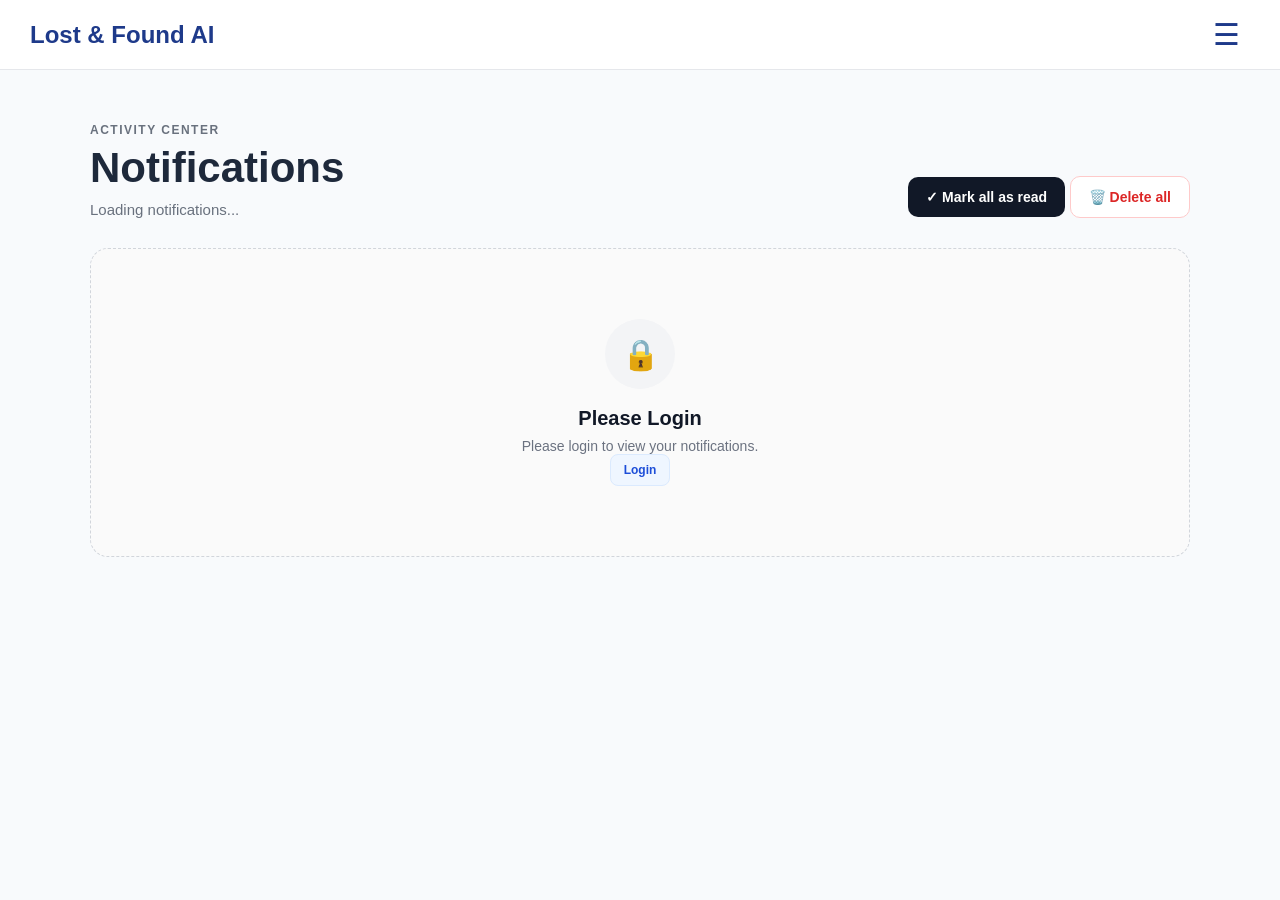
<file: notifications.html>
<!DOCTYPE html>
<html lang="en">

<head>

    <meta charset="UTF-8">

    <meta name="viewport" content="width=device-width, initial-scale=1.0">

    <title>Notifications | Lost & Found AI</title>

    <link rel="stylesheet" href="style.css">

    <link rel="stylesheet" href="notifications.css">

</head>


<body>


    <!-- =====================================================
         NAVBAR
    ====================================================== -->

    <nav class="navbar">

        <div class="logo">
            Lost & Found AI
        </div>

        <button class="menu-toggle" id="menuToggle" aria-label="Toggle navigation">
            ☰
        </button>

        <div class="nav-menu" id="navMenu">

            <div class="nav-links">

                <a href="index.html">Home</a>

                <a href="items.html">Items</a>

                <a href="report-lost.html">
                    Report Lost
                </a>

                <a href="report-found.html">
                    Report Found
                </a>

                <a href="community.html">
                    Community
                </a>

                <a href="notifications.html" class="notification-link active"> 🔔 Notifications <span id="navBadge"
                        class="nav-notification-badge" style="display: none;"> 0 </span> </a>

            </div>

            <div class="nav-buttons">

                <a href="login.html" class="login-btn">
                    Login
                </a>

                <a href="signup.html" class="signup-btn">
                    Sign Up
                </a>

            </div>

        </div>

    </nav>



    <!-- =====================================================
         NOTIFICATIONS PAGE
    ====================================================== -->

    <main class="notifications-page">


        <!-- =================================================
             PAGE HEADER
        ================================================== -->

        <section class="notifications-hero">

            <div class="notifications-title">

                <span class="notifications-eyebrow">
                    ACTIVITY CENTER
                </span>

                <h1>
                    Notifications
                </h1>

                <p id="notificationSummary">
                    Loading notifications...
                </p>

            </div>


            <div class="notification-actions">

                <button id="markAllBtn" class="mark-all-btn" type="button">

                    ✓ Mark all as read

                </button>


                <button id="deleteAllBtn" class="delete-all-btn" type="button">

                    🗑️ Delete all

                </button>

            </div>

        </section>



        <!-- =================================================
             NOTIFICATION LIST
        ================================================== -->

        <section class="notifications-container">

            <div id="notificationList" class="notification-list">

            </div>

        </section>


    </main>



    <!-- =====================================================
         SCRIPTS
    ====================================================== -->

    <!-- =====================================================
         DELETE CONFIRMATION MODAL
    ====================================================== -->

    <div id="deleteConfirmModal" class="confirm-modal">

        <div class="confirm-modal-overlay"></div>

        <div class="confirm-modal-box">

            <div class="confirm-modal-icon">
                🗑️
            </div>

            <h3 id="confirmModalTitle">
                Delete Notification?
            </h3>

            <p id="confirmModalMessage">
                Are you sure you want to delete this notification?
                This action cannot be undone.
            </p>

            <div class="confirm-modal-actions">

                <button type="button" id="confirmCancelBtn" class="confirm-cancel-btn">
                    Cancel
                </button>

                <button type="button" id="confirmDeleteBtn" class="confirm-delete-btn">
                    🗑️ Delete
                </button>

            </div>

        </div>

    </div>


    <!-- =====================================================
         SCRIPTS
    ====================================================== -->

    <script src="config.js"></script>
    <script src="notifications.js"></script>

</body>

</html>
</file>
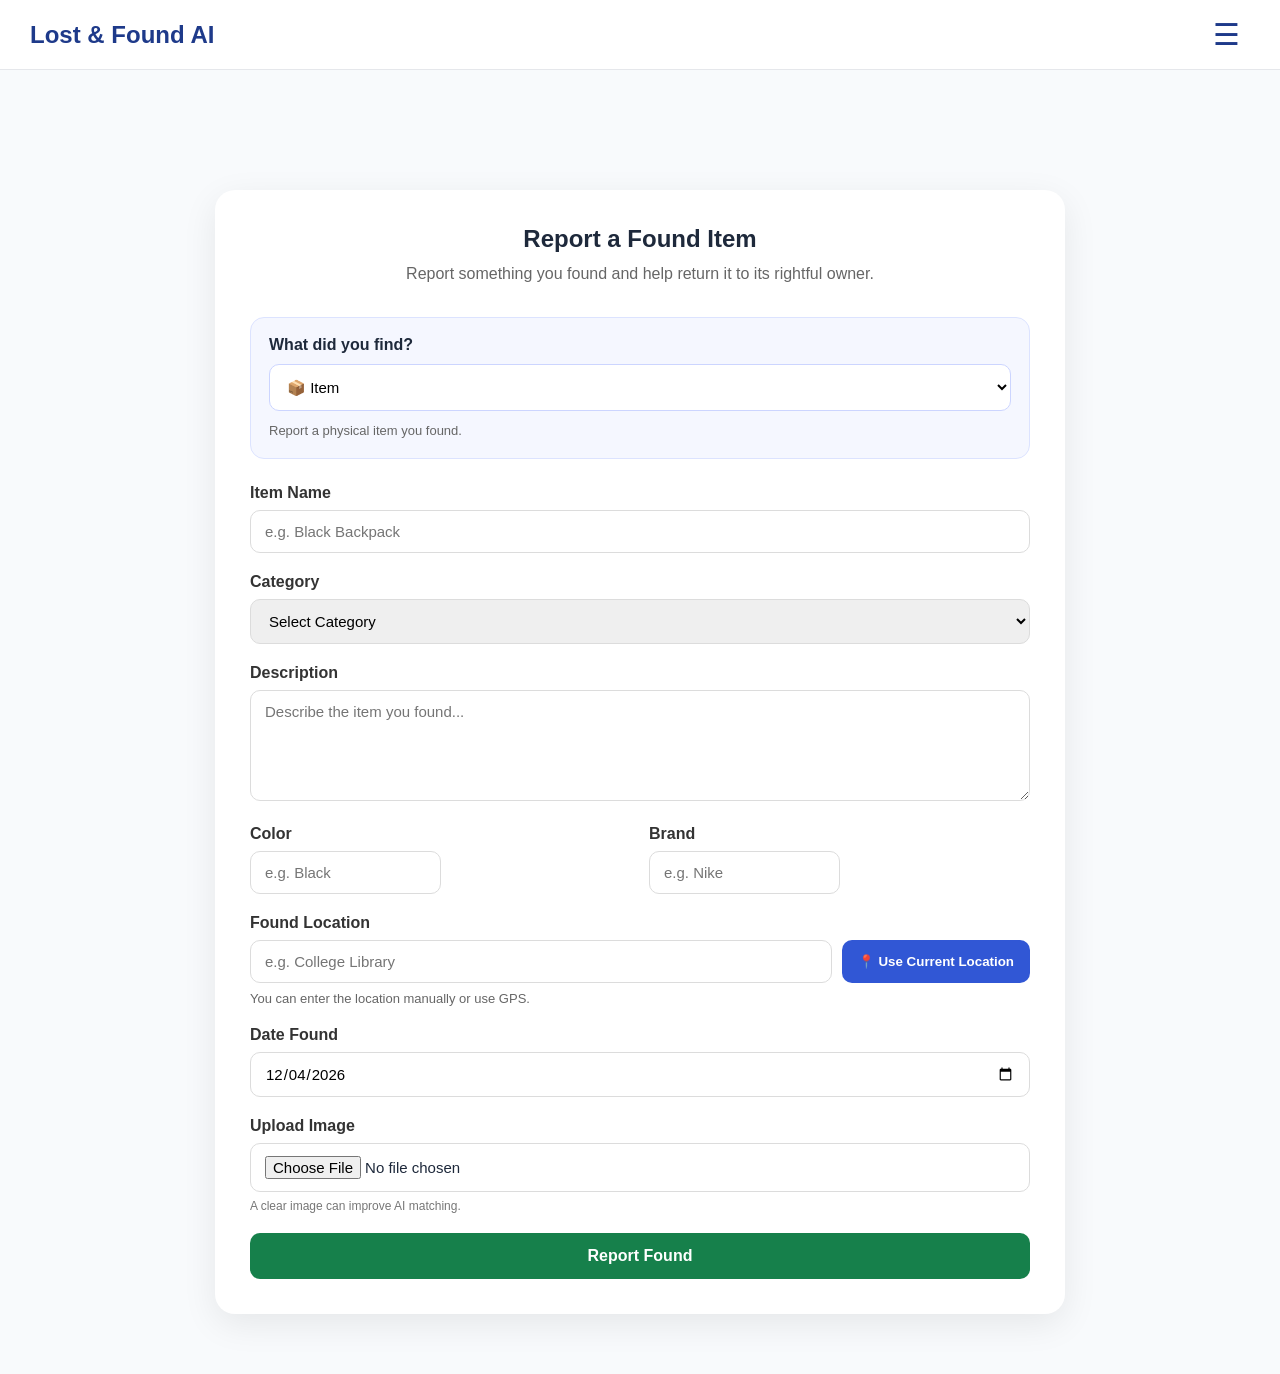
<file: report-found.html>
<!DOCTYPE html>
<html lang="en">

<head>

    <meta charset="UTF-8">

    <meta name="viewport" content="width=device-width, initial-scale=1.0">

    <title>Report Found | Lost & Found AI</title>

    <link rel="stylesheet" href="style.css">

    <style>
        .form-section {
            padding: 120px 20px 60px;
        }

        .form-container {
            max-width: 850px;
            margin: auto;
            background: white;
            padding: 35px;
            border-radius: 20px;
            box-shadow: 0 10px 35px rgba(0, 0, 0, 0.08);
        }

        .form-container h1 {
            margin-bottom: 8px;
        }

        .form-description {
            color: #666;
            margin-bottom: 30px;
            line-height: 1.6;
        }

        .form-group {
            margin-bottom: 20px;
        }

        .form-group label {
            display: block;
            margin-bottom: 8px;
            font-weight: 600;
            color: #333;
        }

        .form-group input,
        .form-group select,
        .form-group textarea {
            width: 100%;
            padding: 12px 14px;
            border: 1px solid #dcdcdc;
            border-radius: 10px;
            font-size: 15px;
            box-sizing: border-box;
            font-family: inherit;
        }

        .form-group textarea {
            resize: vertical;
        }

        .form-group input:focus,
        .form-group select:focus,
        .form-group textarea:focus {
            outline: none;
            border-color: #3157d5;
        }

        .form-row {
            display: grid;
            grid-template-columns: 1fr 1fr;
            gap: 18px;
        }

        .report-type-box {
            margin-bottom: 25px;
            padding: 18px;
            background: #f5f7ff;
            border: 1px solid #dce3ff;
            border-radius: 14px;
        }

        .report-type-box label {
            display: block;
            font-weight: 700;
            margin-bottom: 10px;
        }

        .report-type-box select {
            width: 100%;
            padding: 13px;
            border: 1px solid #ccd5ff;
            border-radius: 10px;
            background: white;
            font-size: 15px;
        }

        .type-description {
            margin-top: 10px;
            color: #666;
            font-size: 13px;
            line-height: 1.5;
        }

        .privacy-note {
            display: none;
            padding: 14px;
            margin-bottom: 20px;
            background: #fff7df;
            border: 1px solid #f0d98a;
            color: #765b00;
            border-radius: 10px;
            font-size: 13px;
            line-height: 1.5;
        }

        .location-row {
            display: flex;
            gap: 10px;
        }

        .location-row input {
            flex: 1;
        }

        .location-btn {
            border: none;
            background: #3157d5;
            color: white;
            padding: 0 16px;
            border-radius: 10px;
            cursor: pointer;
            font-weight: 600;
            white-space: nowrap;
        }

        .location-btn:hover {
            background: #2446b8;
        }

        .gps-status {
            margin-top: 8px;
            font-size: 13px;
            color: #666;
        }

        .submit-btn {
            width: 100%;
            padding: 14px;
            border: none;
            border-radius: 10px;
            background: #16804b;
            color: white;
            font-size: 16px;
            font-weight: 700;
            cursor: pointer;
        }

        .submit-btn:hover {
            background: #11663b;
        }

        .submit-btn:disabled {
            opacity: 0.6;
            cursor: not-allowed;
        }

        .status-message {
            display: none;
            margin-top: 20px;
            padding: 14px;
            border-radius: 10px;
            font-size: 14px;
            line-height: 1.5;
        }

        .image-note {
            margin-top: 7px;
            font-size: 12px;
            color: #777;
        }

        .user-welcome {
            margin-right: 10px;
            font-weight: 600;
        }

        @media (max-width: 700px) {

            .form-container {
                padding: 22px;
            }

            .form-row {
                grid-template-columns: 1fr;
                gap: 0;
            }

            .location-row {
                flex-direction: column;
            }

            .location-btn {
                padding: 12px;
            }

        }
    </style>

</head>


<body>


    <!-- =====================================================
     NAVBAR
===================================================== -->

    <nav class="navbar">

        <div class="logo">
            Lost & Found AI
        </div>

        <button class="menu-toggle" id="menuToggle" aria-label="Toggle navigation">
            ☰
        </button>

        <div class="nav-menu" id="navMenu">

            <div class="nav-links">

                <a href="index.html">Home</a>

                <a href="items.html">Items</a>

                <a href="report-lost.html">
                    Report Lost
                </a>

                <a href="report-found.html">
                    Report Found
                </a>

                <a href="community.html">
                    Community
                </a>

                <a href="notifications.html">
                    🔔 Notifications
                    <span id="navBadge">0</span>
                </a>

            </div>

            <div class="nav-buttons">

                <a href="login.html" class="login-btn">
                    Login
                </a>

                <a href="signup.html" class="signup-btn">
                    Sign Up
                </a>

            </div>

        </div>

    </nav>


    <!-- =====================================================
     FORM
===================================================== -->

    <section class="form-section">

        <div class="form-container">

            <h1>
                Report a Found Item
            </h1>

            <p class="form-description">
                Report something you found and help return it to
                its rightful owner.
            </p>


            <form id="found-item-form">


                <!-- =================================================
                 REPORT TYPE
            ================================================== -->

                <div class="report-type-box">

                    <label for="report_kind">
                        What did you find?
                    </label>

                    <select id="report_kind" name="report_kind" required>

                        <option value="item">
                            📦 Item
                        </option>

                        <option value="pet">
                            🐕 Pet
                        </option>

                        <option value="person">
                            👤 Person / Missing Person Sighting
                        </option>

                        <option value="vehicle">
                            🚗 Vehicle
                        </option>

                        <option value="document">
                            📄 Document
                        </option>

                    </select>

                    <div class="type-description" id="type-description">
                        Report a physical item you found.
                    </div>

                </div>


                <!-- =================================================
                 PRIVACY
            ================================================== -->

                <div class="privacy-note" id="privacy-note">
                    ⚠️ <strong>Privacy notice:</strong>
                    Exact location information for person-related reports
                    is protected and is not publicly displayed.
                    Do not upload or publish sensitive personal information.
                </div>


                <!-- =================================================
                 NAME
            ================================================== -->

                <div class="form-group">

                    <label id="name-label">
                        Item Name
                    </label>

                    <input type="text" id="item_name" name="item_name" placeholder="e.g. Black Backpack" required>

                </div>


                <!-- =================================================
                 CATEGORY
            ================================================== -->

                <div class="form-group">

                    <label id="category-label">
                        Category
                    </label>

                    <select id="category" name="category" required>

                        <option value="">
                            Select Category
                        </option>

                        <option value="Electronics">
                            Electronics
                        </option>

                        <option value="Bags">
                            Bags
                        </option>

                        <option value="Documents">
                            Documents
                        </option>

                        <option value="Clothing">
                            Clothing
                        </option>

                        <option value="Accessories">
                            Accessories
                        </option>

                        <option value="Other">
                            Other
                        </option>

                    </select>

                </div>


                <!-- =================================================
                 DESCRIPTION
            ================================================== -->

                <div class="form-group">

                    <label>
                        Description
                    </label>

                    <textarea id="description" name="description" rows="5" placeholder="Describe what you found..."
                        required></textarea>

                </div>


                <!-- =================================================
                 COLOR + BRAND
            ================================================== -->

                <div class="form-row">

                    <div class="form-group">

                        <label id="color-label">
                            Color
                        </label>

                        <input type="text" id="color" name="color" placeholder="e.g. Black">

                    </div>


                    <div class="form-group">

                        <label id="brand-label">
                            Brand
                        </label>

                        <input type="text" id="brand" name="brand" placeholder="e.g. Nike">

                    </div>

                </div>


                <!-- =================================================
                 LOCATION
            ================================================== -->

                <div class="form-group">

                    <label>
                        Found Location
                    </label>

                    <div class="location-row">

                        <input type="text" id="location" name="location" placeholder="e.g. College Library" required>

                        <button type="button" class="location-btn" id="location-btn">
                            📍 Use Current Location
                        </button>

                    </div>

                    <div class="gps-status" id="gps-status">
                        You can enter the location manually or use GPS.
                    </div>

                </div>


                <!-- =================================================
                 GPS
            ================================================== -->

                <input type="hidden" id="latitude" name="latitude">

                <input type="hidden" id="longitude" name="longitude">


                <!-- =================================================
                 DATE
            ================================================== -->

                <div class="form-group">

                    <label>
                        Date Found
                    </label>

                    <input type="date" id="date" name="date" required>

                </div>


                <!-- =================================================
                 IMAGE
            ================================================== -->

                <div class="form-group">

                    <label>
                        Upload Image
                    </label>

                    <input type="file" id="image" name="image" accept="image/*" required>

                    <div class="image-note">
                        A clear image can improve AI matching.
                    </div>

                </div>


                <!-- =================================================
                 SUBMIT
            ================================================== -->

                <button type="submit" class="submit-btn" id="submit-btn">
                    Report Found
                </button>


                <div class="status-message" id="status-message"></div>


            </form>

        </div>

    </section>


    <script src="config.js"></script>


    <script>


        const menuToggle = document.getElementById("menuToggle");
        const navMenu = document.getElementById("navMenu");

        if (menuToggle && navMenu) {

            menuToggle.addEventListener("click", function () {

                navMenu.classList.toggle("active");

                // Change hamburger icon
                if (navMenu.classList.contains("active")) {
                    menuToggle.textContent = "✕";
                } else {
                    menuToggle.textContent = "☰";
                }

            });


            // Close menu after clicking a navigation link
            const navLinks = navMenu.querySelectorAll("a");

            navLinks.forEach(function (link) {

                link.addEventListener("click", function () {

                    navMenu.classList.remove("active");

                    menuToggle.textContent = "☰";

                });

            });


            // Close menu when screen becomes desktop
            window.addEventListener("resize", function () {

                if (window.innerWidth > 800) {

                    navMenu.classList.remove("active");

                    menuToggle.textContent = "☰";

                }

            });

        }


        /* =========================================================
           LOGIN
        ========================================================= */

        const storedUser =
            localStorage.getItem("user");

        const navButtons =
            document.querySelector(".nav-buttons");


        let currentUser = null;


        if (storedUser && navButtons) {

            try {

                const user =
                    JSON.parse(storedUser);

                if (user && user.id) {

                    currentUser =
                        user;

                    navButtons.innerHTML = `

                <span class="user-welcome">
                    Hi, ${user.name} 👋
                </span>

                <a
                    href="my-reports.html"
                    class="login-btn"
                >
                    My Reports
                </a>

                <a
                    href="#"
                    class="signup-btn"
                    id="logoutBtn"
                >
                    Logout
                </a>

            `;


                    document
                        .getElementById("logoutBtn")
                        .addEventListener(
                            "click",
                            function (event) {

                                event.preventDefault();

                                localStorage.removeItem(
                                    "user"
                                );

                                window.location.href =
                                    "index.html";

                            }
                        );

                }

            }
            catch (error) {

                console.error(
                    "Invalid user data:",
                    error
                );

                localStorage.removeItem(
                    "user"
                );

            }

        }


        /* =========================================================
           ELEMENTS
        ========================================================= */

        const form =
            document.getElementById(
                "found-item-form"
            );

        const reportKind =
            document.getElementById(
                "report_kind"
            );

        const nameInput =
            document.getElementById(
                "item_name"
            );

        const category =
            document.getElementById(
                "category"
            );

        const description =
            document.getElementById(
                "description"
            );

        const color =
            document.getElementById(
                "color"
            );

        const brand =
            document.getElementById(
                "brand"
            );

        const locationInput =
            document.getElementById(
                "location"
            );

        const dateInput =
            document.getElementById(
                "date"
            );

        const imageInput =
            document.getElementById(
                "image"
            );

        const latitude =
            document.getElementById(
                "latitude"
            );

        const longitude =
            document.getElementById(
                "longitude"
            );

        const typeDescription =
            document.getElementById(
                "type-description"
            );

        const privacyNote =
            document.getElementById(
                "privacy-note"
            );

        const nameLabel =
            document.getElementById(
                "name-label"
            );

        const categoryLabel =
            document.getElementById(
                "category-label"
            );

        const colorLabel =
            document.getElementById(
                "color-label"
            );

        const brandLabel =
            document.getElementById(
                "brand-label"
            );

        const submitBtn =
            document.getElementById(
                "submit-btn"
            );

        const statusMessage =
            document.getElementById(
                "status-message"
            );


        /* =========================================================
           DEFAULT DATE
        ========================================================= */

        dateInput.value =
            new Date()
                .toISOString()
                .split("T")[0];


        /* =========================================================
           CATEGORIES
        ========================================================= */

        const categories = {

            item: [
                "Electronics",
                "Bags",
                "Documents",
                "Clothing",
                "Accessories",
                "Other"
            ],

            pet: [
                "Dog",
                "Cat",
                "Bird",
                "Rabbit",
                "Other"
            ],

            person: [
                "Child",
                "Adult",
                "Senior",
                "Other"
            ],

            vehicle: [
                "Car",
                "Bike",
                "Motorcycle",
                "Scooter",
                "Bicycle",
                "Other"
            ],

            document: [
                "Aadhaar Card",
                "PAN Card",
                "Driving License",
                "Passport",
                "College ID",
                "Other"
            ]

        };


        /* =========================================================
           DYNAMIC TYPE
        ========================================================= */

        function updateReportType() {

            const type =
                reportKind.value;


            category.innerHTML =
                `<option value="">Select Category</option>`;


            categories[type].forEach(
                function (value) {

                    const option =
                        document.createElement(
                            "option"
                        );

                    option.value =
                        value;

                    option.textContent =
                        value;

                    category.appendChild(
                        option
                    );

                }
            );


            if (type === "item") {

                nameLabel.textContent =
                    "Item Name";

                nameInput.placeholder =
                    "e.g. Black Backpack";

                categoryLabel.textContent =
                    "Category";

                colorLabel.textContent =
                    "Color";

                brandLabel.textContent =
                    "Brand";

                brand.placeholder =
                    "e.g. Nike";

                description.placeholder =
                    "Describe the item you found...";

                typeDescription.textContent =
                    "Report a physical item you found.";

                privacyNote.style.display =
                    "none";

            }


            else if (type === "pet") {

                nameLabel.textContent =
                    "Pet Name";

                nameInput.placeholder =
                    "e.g. Bruno";

                categoryLabel.textContent =
                    "Pet Type";

                colorLabel.textContent =
                    "Color / Appearance";

                brandLabel.textContent =
                    "Breed";

                brand.placeholder =
                    "e.g. Labrador";

                description.placeholder =
                    "Describe the pet, markings, collar, behaviour, etc.";

                typeDescription.textContent =
                    "Report a pet you found so the owner can locate it.";

                privacyNote.style.display =
                    "none";

            }


            else if (type === "person") {

                nameLabel.textContent =
                    "Person Name / Description";

                nameInput.placeholder =
                    "Name if known, otherwise identifying description";

                categoryLabel.textContent =
                    "Person Type";

                colorLabel.textContent =
                    "Appearance";

                brandLabel.textContent =
                    "Additional Identifier";

                brand.placeholder =
                    "e.g. clothing or distinguishing feature";

                description.placeholder =
                    "Describe the sighting without sharing sensitive personal information.";

                typeDescription.textContent =
                    "Report a person-related sighting. Exact public coordinates are protected.";

                privacyNote.style.display =
                    "block";

            }


            else if (type === "vehicle") {

                nameLabel.textContent =
                    "Vehicle Name";

                nameInput.placeholder =
                    "e.g. Black Honda Activa";

                categoryLabel.textContent =
                    "Vehicle Type";

                colorLabel.textContent =
                    "Vehicle Color";

                brandLabel.textContent =
                    "Brand / Model";

                brand.placeholder =
                    "e.g. Honda Activa";

                description.placeholder =
                    "Describe registration details, stickers, damage, or other identifying features.";

                typeDescription.textContent =
                    "Report a vehicle you found.";

                privacyNote.style.display =
                    "none";

            }


            else if (type === "document") {

                nameLabel.textContent =
                    "Document Name";

                nameInput.placeholder =
                    "e.g. College ID Card";

                categoryLabel.textContent =
                    "Document Type";

                colorLabel.textContent =
                    "Document Color";

                brandLabel.textContent =
                    "Issuer";

                brand.placeholder =
                    "e.g. College / Government";

                description.placeholder =
                    "Describe the document without entering sensitive ID numbers.";

                typeDescription.textContent =
                    "Report a document you found.";

                privacyNote.style.display =
                    "none";

            }

        }


        reportKind.addEventListener(
            "change",
            updateReportType
        );

        updateReportType();


        /* =========================================================
           GPS
        ========================================================= */

        document
            .getElementById("location-btn")
            .addEventListener(
                "click",
                function () {

                    const gpsStatus =
                        document.getElementById(
                            "gps-status"
                        );


                    if (!navigator.geolocation) {

                        gpsStatus.textContent =
                            "❌ GPS is not supported by this browser.";

                        return;

                    }


                    gpsStatus.textContent =
                        "📍 Getting your current location...";


                    navigator.geolocation.getCurrentPosition(

                        function (position) {

                            latitude.value =
                                position.coords.latitude;

                            longitude.value =
                                position.coords.longitude;


                            locationInput.value =
                                `Current Location (${position.coords.latitude.toFixed(5)}, ${position.coords.longitude.toFixed(5)})`;


                            gpsStatus.textContent =
                                "✅ Current GPS location added.";

                        },

                        function (error) {

                            console.error(
                                "GPS error:",
                                error
                            );

                            gpsStatus.textContent =
                                "❌ Could not get GPS location. You can enter the location manually.";

                        },

                        {
                            enableHighAccuracy: true,
                            timeout: 10000,
                            maximumAge: 0
                        }

                    );

                }
            );


        /* =========================================================
           SUBMIT
        ========================================================= */

        form.addEventListener(
            "submit",
            async function (event) {

                event.preventDefault();


                if (!currentUser || !currentUser.id) {

                    alert(
                        "Please login before submitting a report."
                    );

                    window.location.href =
                        "login.html";

                    return;

                }


                if (!imageInput.files.length) {

                    alert(
                        "Please upload an image."
                    );

                    return;

                }


                submitBtn.disabled =
                    true;

                submitBtn.textContent =
                    "Submitting...";


                statusMessage.style.display =
                    "block";

                statusMessage.style.background =
                    "#eef2ff";

                statusMessage.textContent =
                    "Submitting your found report...";


                try {

                    const formData =
                        new FormData();


                    formData.append(
                        "user_id",
                        currentUser.id
                    );

                    formData.append(
                        "item_type",
                        "found"
                    );

                    formData.append(
                        "report_kind",
                        reportKind.value
                    );

                    formData.append(
                        "item_name",
                        nameInput.value.trim()
                    );

                    formData.append(
                        "category",
                        category.value
                    );

                    formData.append(
                        "description",
                        description.value.trim()
                    );

                    formData.append(
                        "color",
                        color.value.trim()
                    );

                    formData.append(
                        "brand",
                        brand.value.trim()
                    );

                    formData.append(
                        "location",
                        locationInput.value.trim()
                    );

                    formData.append(
                        "date",
                        dateInput.value
                    );

                    formData.append(
                        "image",
                        imageInput.files[0]
                    );


                    if (latitude.value) {

                        formData.append(
                            "latitude",
                            latitude.value
                        );

                    }


                    if (longitude.value) {

                        formData.append(
                            "longitude",
                            longitude.value
                        );

                    }


                    const response =
                        await fetch(
                            `${API_URL}/report-item`,
                            {
                                method: "POST",
                                body: formData
                            }
                        );


                    let result = null;


                    try {

                        result =
                            await response.json();

                    }
                    catch {

                        result = null;

                    }


                    if (!response.ok) {

                        throw new Error(
                            result?.detail ||
                            result?.message ||
                            `Server error: ${response.status}`
                        );

                    }


                    statusMessage.style.background =
                        "#e5f8ed";

                    statusMessage.textContent =
                        "✅ Found report submitted successfully! AI matching is now checking for related lost reports.";


                    form.reset();

                    updateReportType();


                    dateInput.value =
                        new Date()
                            .toISOString()
                            .split("T")[0];


                    setTimeout(
                        function () {

                            if (
                                result &&
                                (result.item_id || result.id)
                            ) {

                                const id =
                                    result.item_id ||
                                    result.id;

                                window.location.href =
                                    `item-detail.html?id=${encodeURIComponent(id)}`;

                            }
                            else {

                                window.location.href =
                                    "my-reports.html";

                            }

                        },
                        1200
                    );

                }
                catch (error) {

                    console.error(
                        "Report submission error:",
                        error
                    );

                    statusMessage.style.background =
                        "#ffe8e8";

                    statusMessage.textContent =
                        `❌ ${error.message || "Could not submit report."}`;

                }
                finally {

                    submitBtn.disabled =
                        false;

                    submitBtn.textContent =
                        "Report Found";

                }

            }
        );

    </script>


</body>

</html>
</file>
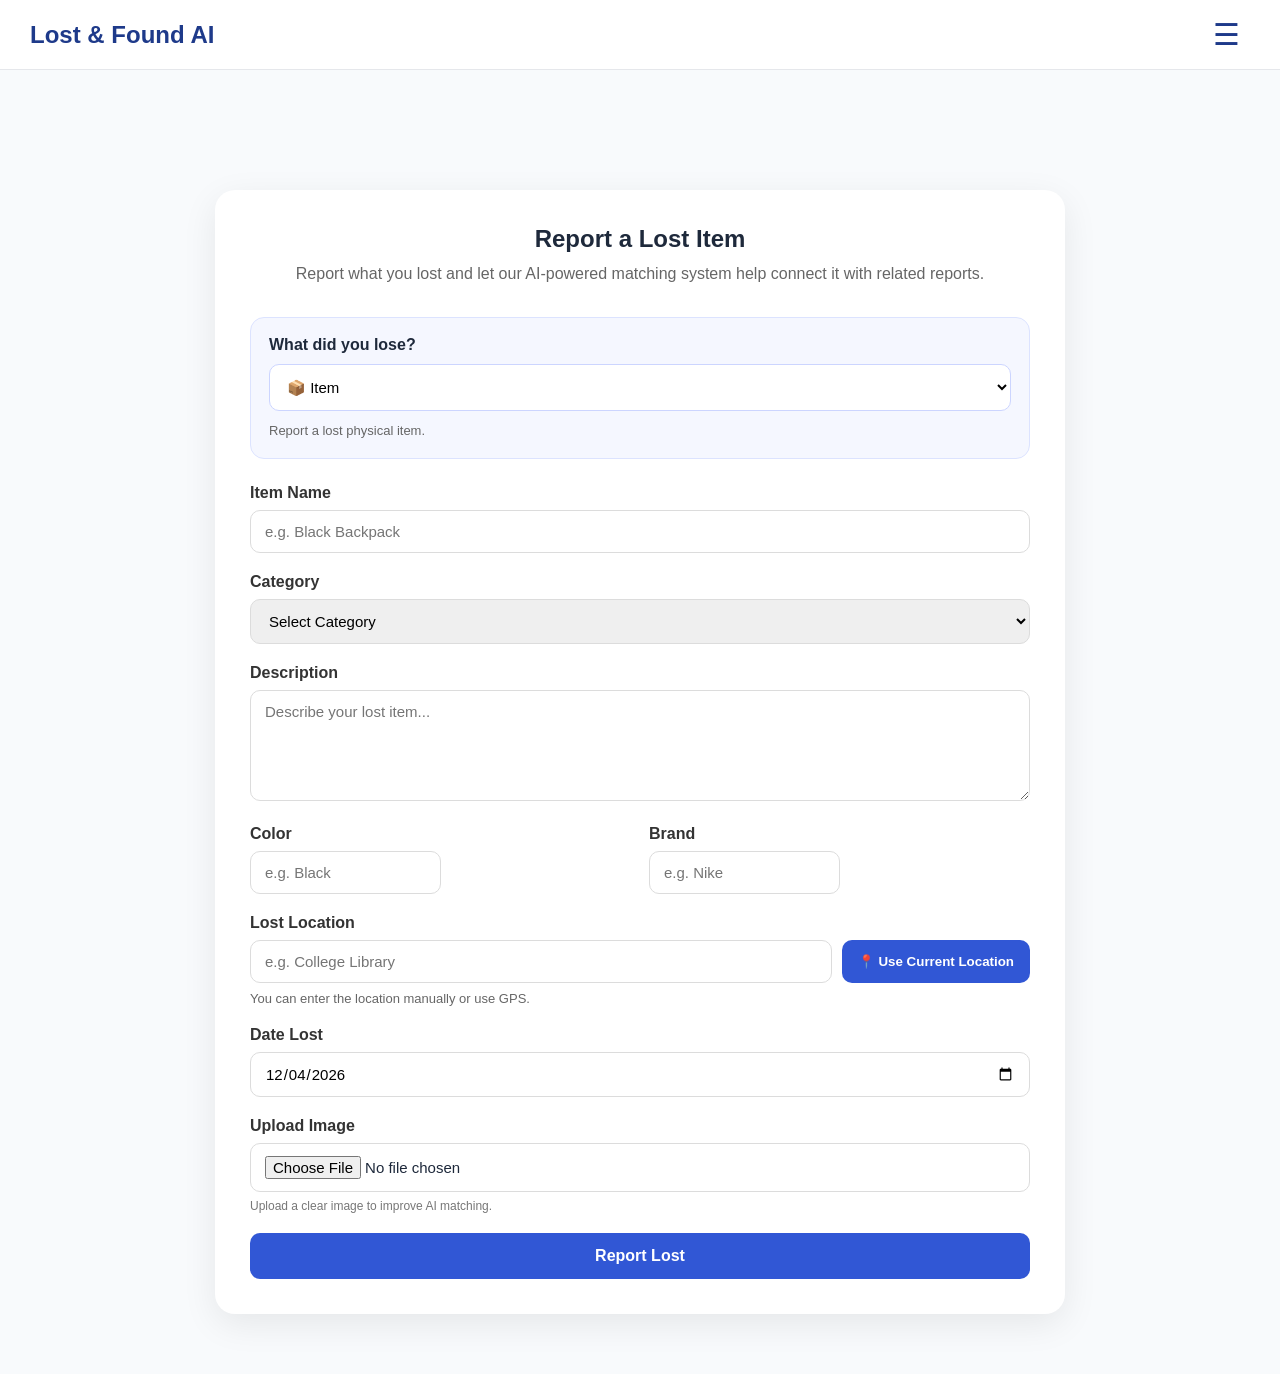
<file: report-lost.html>
<!DOCTYPE html>
<html lang="en">

<head>

    <meta charset="UTF-8">

    <meta name="viewport" content="width=device-width, initial-scale=1.0">

    <title>Report Lost | Lost & Found AI</title>

    <link rel="stylesheet" href="style.css">

    <style>
        /* =====================================================
           REPORT PAGE
        ===================================================== */

        .form-section {
            padding: 120px 20px 60px;
        }

        .form-container {
            max-width: 850px;
            margin: auto;
            background: white;
            padding: 35px;
            border-radius: 20px;
            box-shadow: 0 10px 35px rgba(0, 0, 0, 0.08);
        }

        .form-container h1 {
            margin-bottom: 8px;
        }

        .form-description {
            color: #666;
            margin-bottom: 30px;
            line-height: 1.6;
        }

        .form-group {
            margin-bottom: 20px;
        }

        .form-group label {
            display: block;
            margin-bottom: 8px;
            font-weight: 600;
            color: #333;
        }

        .form-group input,
        .form-group select,
        .form-group textarea {
            width: 100%;
            padding: 12px 14px;
            border: 1px solid #dcdcdc;
            border-radius: 10px;
            font-size: 15px;
            box-sizing: border-box;
            font-family: inherit;
        }

        .form-group textarea {
            resize: vertical;
        }

        .form-group input:focus,
        .form-group select:focus,
        .form-group textarea:focus {
            outline: none;
            border-color: #3157d5;
        }

        .form-row {
            display: grid;
            grid-template-columns: 1fr 1fr;
            gap: 18px;
        }

        .report-type-box {
            margin-bottom: 25px;
            padding: 18px;
            background: #f5f7ff;
            border: 1px solid #dce3ff;
            border-radius: 14px;
        }

        .report-type-box label {
            display: block;
            font-weight: 700;
            margin-bottom: 10px;
        }

        .report-type-box select {
            width: 100%;
            padding: 13px;
            border: 1px solid #ccd5ff;
            border-radius: 10px;
            background: white;
            font-size: 15px;
        }

        .type-description {
            margin-top: 10px;
            color: #666;
            font-size: 13px;
            line-height: 1.5;
        }

        .privacy-note {
            display: none;
            padding: 14px;
            margin-bottom: 20px;
            background: #fff7df;
            border: 1px solid #f0d98a;
            color: #765b00;
            border-radius: 10px;
            font-size: 13px;
            line-height: 1.5;
        }

        .location-row {
            display: flex;
            gap: 10px;
        }

        .location-row input {
            flex: 1;
        }

        .location-btn {
            border: none;
            background: #3157d5;
            color: white;
            padding: 0 16px;
            border-radius: 10px;
            cursor: pointer;
            font-weight: 600;
            white-space: nowrap;
        }

        .location-btn:hover {
            background: #2446b8;
        }

        .gps-status {
            margin-top: 8px;
            font-size: 13px;
            color: #666;
        }

        .submit-btn {
            width: 100%;
            padding: 14px;
            border: none;
            border-radius: 10px;
            background: #3157d5;
            color: white;
            font-size: 16px;
            font-weight: 700;
            cursor: pointer;
        }

        .submit-btn:hover {
            background: #2446b8;
        }

        .submit-btn:disabled {
            opacity: 0.6;
            cursor: not-allowed;
        }

        .status-message {
            display: none;
            margin-top: 20px;
            padding: 14px;
            border-radius: 10px;
            font-size: 14px;
            line-height: 1.5;
        }

        .image-note {
            margin-top: 7px;
            font-size: 12px;
            color: #777;
        }

        .coordinates {
            display: none;
        }

        .user-welcome {
            margin-right: 10px;
            font-weight: 600;
        }

        @media (max-width: 700px) {

            .form-container {
                padding: 22px;
            }

            .form-row {
                grid-template-columns: 1fr;
                gap: 0;
            }

            .location-row {
                flex-direction: column;
            }

            .location-btn {
                padding: 12px;
            }

        }
    </style>

</head>


<body>


    <!-- =====================================================
     NAVBAR
===================================================== -->

    <nav class="navbar">

        <div class="logo">
            Lost & Found AI
        </div>

        <button class="menu-toggle" id="menuToggle" aria-label="Toggle navigation">
            ☰
        </button>

        <div class="nav-menu" id="navMenu">

            <div class="nav-links">

                <a href="index.html">Home</a>

                <a href="items.html">Items</a>

                <a href="report-lost.html">
                    Report Lost
                </a>

                <a href="report-found.html">
                    Report Found
                </a>

                <a href="community.html">
                    Community
                </a>

                <a href="notifications.html">
                    🔔 Notifications
                    <span id="navBadge">0</span>
                </a>

            </div>

            <div class="nav-buttons">

                <a href="login.html" class="login-btn">
                    Login
                </a>

                <a href="signup.html" class="signup-btn">
                    Sign Up
                </a>

            </div>

        </div>

    </nav>


    <!-- =====================================================
     FORM
===================================================== -->

    <section class="form-section">

        <div class="form-container">

            <h1>
                Report a Lost Item
            </h1>

            <p class="form-description">
                Report what you lost and let our AI-powered matching
                system help connect it with related reports.
            </p>


            <form id="lost-item-form">


                <!-- =================================================
                 REPORT TYPE
            ================================================== -->

                <div class="report-type-box">

                    <label for="report_kind">
                        What did you lose?
                    </label>

                    <select id="report_kind" name="report_kind" required>

                        <option value="item">
                            📦 Item
                        </option>

                        <option value="pet">
                            🐕 Pet
                        </option>

                        <option value="person">
                            👤 Person
                        </option>

                        <option value="vehicle">
                            🚗 Vehicle
                        </option>

                        <option value="document">
                            📄 Document
                        </option>

                    </select>

                    <div class="type-description" id="type-description">
                        Report a lost physical item.
                    </div>

                </div>


                <!-- =================================================
                 PRIVACY NOTE
            ================================================== -->

                <div class="privacy-note" id="privacy-note">
                    ⚠️ <strong>Privacy notice:</strong>
                    Exact location information for missing-person reports
                    is protected and is not publicly displayed.
                    Only use this feature for a genuine missing-person report.
                </div>


                <!-- =================================================
                 NAME
            ================================================== -->

                <div class="form-group">

                    <label id="name-label">
                        Item Name
                    </label>

                    <input type="text" id="item_name" name="item_name" placeholder="e.g. Black Backpack" required>

                </div>


                <!-- =================================================
                 CATEGORY
            ================================================== -->

                <div class="form-group">

                    <label id="category-label">
                        Category
                    </label>

                    <select id="category" name="category" required>

                        <option value="">
                            Select Category
                        </option>

                        <option value="Electronics">
                            Electronics
                        </option>

                        <option value="Bags">
                            Bags
                        </option>

                        <option value="Documents">
                            Documents
                        </option>

                        <option value="Clothing">
                            Clothing
                        </option>

                        <option value="Accessories">
                            Accessories
                        </option>

                        <option value="Other">
                            Other
                        </option>

                    </select>

                </div>


                <!-- =================================================
                 DESCRIPTION
            ================================================== -->

                <div class="form-group">

                    <label>
                        Description
                    </label>

                    <textarea id="description" name="description" rows="5" placeholder="Describe what was lost..."
                        required></textarea>

                </div>


                <!-- =================================================
                 COLOR + BRAND
            ================================================== -->

                <div class="form-row">

                    <div class="form-group">

                        <label id="color-label">
                            Color
                        </label>

                        <input type="text" id="color" name="color" placeholder="e.g. Black">

                    </div>


                    <div class="form-group">

                        <label id="brand-label">
                            Brand
                        </label>

                        <input type="text" id="brand" name="brand" placeholder="e.g. Nike">

                    </div>

                </div>


                <!-- =================================================
                 LOCATION
            ================================================== -->

                <div class="form-group">

                    <label>
                        Lost Location
                    </label>

                    <div class="location-row">

                        <input type="text" id="location" name="location" placeholder="e.g. College Library" required>

                        <button type="button" class="location-btn" id="location-btn">
                            📍 Use Current Location
                        </button>

                    </div>

                    <div class="gps-status" id="gps-status">
                        You can enter the location manually or use GPS.
                    </div>

                </div>


                <!-- =================================================
                 HIDDEN GPS
            ================================================== -->

                <input type="hidden" id="latitude" name="latitude">

                <input type="hidden" id="longitude" name="longitude">


                <!-- =================================================
                 DATE
            ================================================== -->

                <div class="form-group">

                    <label>
                        Date Lost
                    </label>

                    <input type="date" id="date" name="date" required>

                </div>


                <!-- =================================================
                 IMAGE
            ================================================== -->

                <div class="form-group">

                    <label>
                        Upload Image
                    </label>

                    <input type="file" id="image" name="image" accept="image/*" required>

                    <div class="image-note">
                        Upload a clear image to improve AI matching.
                    </div>

                </div>


                <!-- =================================================
                 SUBMIT
            ================================================== -->

                <button type="submit" class="submit-btn" id="submit-btn">
                    Report Lost
                </button>


                <div class="status-message" id="status-message"></div>


            </form>

        </div>

    </section>


    <script src="config.js"></script>


    <script>
        const menuToggle = document.getElementById("menuToggle");
        const navMenu = document.getElementById("navMenu");

        if (menuToggle && navMenu) {

            menuToggle.addEventListener("click", function () {

                navMenu.classList.toggle("active");

                // Change hamburger icon
                if (navMenu.classList.contains("active")) {
                    menuToggle.textContent = "✕";
                } else {
                    menuToggle.textContent = "☰";
                }

            });


            // Close menu after clicking a navigation link
            const navLinks = navMenu.querySelectorAll("a");

            navLinks.forEach(function (link) {

                link.addEventListener("click", function () {

                    navMenu.classList.remove("active");

                    menuToggle.textContent = "☰";

                });

            });


            // Close menu when screen becomes desktop
            window.addEventListener("resize", function () {

                if (window.innerWidth > 800) {

                    navMenu.classList.remove("active");

                    menuToggle.textContent = "☰";

                }

            });

        }




        /* =========================================================
           LOGIN / NAVBAR
        ========================================================= */

        const storedUser =
            localStorage.getItem("user");

        const navButtons =
            document.querySelector(".nav-buttons");


        let currentUser = null;


        if (storedUser && navButtons) {

            try {

                const user =
                    JSON.parse(storedUser);

                if (user && user.id) {

                    currentUser =
                        user;

                    navButtons.innerHTML = `

                <span class="user-welcome">
                    Hi, ${user.name} 👋
                </span>

                <a
                    href="my-reports.html"
                    class="login-btn"
                >
                    My Reports
                </a>

                <a
                    href="#"
                    class="signup-btn"
                    id="logoutBtn"
                >
                    Logout
                </a>

            `;


                    document
                        .getElementById("logoutBtn")
                        .addEventListener(
                            "click",
                            function (event) {

                                event.preventDefault();

                                localStorage.removeItem(
                                    "user"
                                );

                                window.location.href =
                                    "index.html";

                            }
                        );

                }

            }
            catch (error) {

                console.error(
                    "Invalid user data:",
                    error
                );

                localStorage.removeItem(
                    "user"
                );

            }

        }


        /* =========================================================
           FORM ELEMENTS
        ========================================================= */

        const form =
            document.getElementById(
                "lost-item-form"
            );

        const reportKind =
            document.getElementById(
                "report_kind"
            );

        const nameInput =
            document.getElementById(
                "item_name"
            );

        const category =
            document.getElementById(
                "category"
            );

        const description =
            document.getElementById(
                "description"
            );

        const color =
            document.getElementById(
                "color"
            );

        const brand =
            document.getElementById(
                "brand"
            );

        const locationInput =
            document.getElementById(
                "location"
            );

        const dateInput =
            document.getElementById(
                "date"
            );

        const imageInput =
            document.getElementById(
                "image"
            );

        const latitude =
            document.getElementById(
                "latitude"
            );

        const longitude =
            document.getElementById(
                "longitude"
            );

        const typeDescription =
            document.getElementById(
                "type-description"
            );

        const privacyNote =
            document.getElementById(
                "privacy-note"
            );

        const nameLabel =
            document.getElementById(
                "name-label"
            );

        const categoryLabel =
            document.getElementById(
                "category-label"
            );

        const colorLabel =
            document.getElementById(
                "color-label"
            );

        const brandLabel =
            document.getElementById(
                "brand-label"
            );

        const submitBtn =
            document.getElementById(
                "submit-btn"
            );

        const statusMessage =
            document.getElementById(
                "status-message"
            );


        /* =========================================================
           DEFAULT DATE
        ========================================================= */

        dateInput.value =
            new Date()
                .toISOString()
                .split("T")[0];


        /* =========================================================
           CATEGORY OPTIONS
        ========================================================= */

        const categories = {

            item: [
                "Electronics",
                "Bags",
                "Documents",
                "Clothing",
                "Accessories",
                "Other"
            ],

            pet: [
                "Dog",
                "Cat",
                "Bird",
                "Rabbit",
                "Other"
            ],

            person: [
                "Child",
                "Adult",
                "Senior",
                "Other"
            ],

            vehicle: [
                "Car",
                "Bike",
                "Motorcycle",
                "Scooter",
                "Bicycle",
                "Other"
            ],

            document: [
                "Aadhaar Card",
                "PAN Card",
                "Driving License",
                "Passport",
                "College ID",
                "Other"
            ]

        };


        /* =========================================================
           UPDATE FORM BASED ON TYPE
        ========================================================= */

        function updateReportType() {

            const type =
                reportKind.value;


            category.innerHTML =
                `<option value="">Select Category</option>`;


            categories[type].forEach(
                function (value) {

                    const option =
                        document.createElement(
                            "option"
                        );

                    option.value =
                        value;

                    option.textContent =
                        value;

                    category.appendChild(
                        option
                    );

                }
            );


            if (type === "item") {

                nameLabel.textContent =
                    "Item Name";

                nameInput.placeholder =
                    "e.g. Black Backpack";

                categoryLabel.textContent =
                    "Category";

                colorLabel.textContent =
                    "Color";

                brandLabel.textContent =
                    "Brand";

                brand.placeholder =
                    "e.g. Nike";

                description.placeholder =
                    "Describe your lost item...";

                typeDescription.textContent =
                    "Report a lost physical item.";

                privacyNote.style.display =
                    "none";

            }


            else if (type === "pet") {

                nameLabel.textContent =
                    "Pet Name";

                nameInput.placeholder =
                    "e.g. Bruno";

                categoryLabel.textContent =
                    "Pet Type";

                colorLabel.textContent =
                    "Color / Appearance";

                brandLabel.textContent =
                    "Breed";

                brand.placeholder =
                    "e.g. Labrador";

                description.placeholder =
                    "Describe your pet, markings, collar, behaviour, etc.";

                typeDescription.textContent =
                    "Report a lost pet and help nearby users identify it.";

                privacyNote.style.display =
                    "none";

            }


            else if (type === "person") {

                nameLabel.textContent =
                    "Person Name";

                nameInput.placeholder =
                    "Enter name or identifying description";

                categoryLabel.textContent =
                    "Person Type";

                colorLabel.textContent =
                    "Appearance";

                brandLabel.textContent =
                    "Additional Identifier";

                brand.placeholder =
                    "e.g. clothing, distinguishing feature";

                description.placeholder =
                    "Provide useful identifying details without sharing sensitive information.";

                typeDescription.textContent =
                    "Report a missing person. Exact public location coordinates are protected.";

                privacyNote.style.display =
                    "block";

            }


            else if (type === "vehicle") {

                nameLabel.textContent =
                    "Vehicle Name";

                nameInput.placeholder =
                    "e.g. Black Honda Activa";

                categoryLabel.textContent =
                    "Vehicle Type";

                colorLabel.textContent =
                    "Vehicle Color";

                brandLabel.textContent =
                    "Brand / Model";

                brand.placeholder =
                    "e.g. Honda Activa";

                description.placeholder =
                    "Describe registration details, stickers, damage, identifying features, etc.";

                typeDescription.textContent =
                    "Report a lost or missing vehicle.";

                privacyNote.style.display =
                    "none";

            }


            else if (type === "document") {

                nameLabel.textContent =
                    "Document Name";

                nameInput.placeholder =
                    "e.g. College ID Card";

                categoryLabel.textContent =
                    "Document Type";

                colorLabel.textContent =
                    "Document Color";

                brandLabel.textContent =
                    "Issuer";

                brand.placeholder =
                    "e.g. College / Government";

                description.placeholder =
                    "Describe the document and any safe identifying information.";

                typeDescription.textContent =
                    "Report a lost document. Avoid entering sensitive ID numbers.";

                privacyNote.style.display =
                    "none";

            }

        }


        reportKind.addEventListener(
            "change",
            updateReportType
        );

        updateReportType();


        /* =========================================================
           GPS
        ========================================================= */

        document
            .getElementById("location-btn")
            .addEventListener(
                "click",
                function () {

                    const gpsStatus =
                        document.getElementById(
                            "gps-status"
                        );


                    if (!navigator.geolocation) {

                        gpsStatus.textContent =
                            "❌ GPS is not supported by this browser.";

                        return;

                    }


                    gpsStatus.textContent =
                        "📍 Getting your current location...";


                    navigator.geolocation.getCurrentPosition(

                        function (position) {

                            latitude.value =
                                position.coords.latitude;

                            longitude.value =
                                position.coords.longitude;


                            locationInput.value =
                                `Current Location (${position.coords.latitude.toFixed(5)}, ${position.coords.longitude.toFixed(5)})`;


                            gpsStatus.textContent =
                                "✅ Current GPS location added.";

                        },

                        function (error) {

                            console.error(
                                "GPS error:",
                                error
                            );

                            gpsStatus.textContent =
                                "❌ Could not get GPS location. You can enter the location manually.";

                        },

                        {
                            enableHighAccuracy: true,
                            timeout: 10000,
                            maximumAge: 0
                        }

                    );

                }
            );


        /* =========================================================
           SUBMIT
        ========================================================= */

        form.addEventListener(
            "submit",
            async function (event) {

                event.preventDefault();


                if (!currentUser || !currentUser.id) {

                    alert(
                        "Please login before submitting a report."
                    );

                    window.location.href =
                        "login.html";

                    return;

                }


                if (!imageInput.files.length) {

                    alert(
                        "Please upload an image."
                    );

                    return;

                }


                submitBtn.disabled =
                    true;

                submitBtn.textContent =
                    "Submitting...";


                statusMessage.style.display =
                    "block";

                statusMessage.style.background =
                    "#eef2ff";

                statusMessage.textContent =
                    "Submitting your lost report...";


                try {

                    const formData =
                        new FormData();


                    formData.append(
                        "user_id",
                        currentUser.id
                    );

                    formData.append(
                        "item_type",
                        "lost"
                    );

                    formData.append(
                        "report_kind",
                        reportKind.value
                    );

                    formData.append(
                        "item_name",
                        nameInput.value.trim()
                    );

                    formData.append(
                        "category",
                        category.value
                    );

                    formData.append(
                        "description",
                        description.value.trim()
                    );

                    formData.append(
                        "color",
                        color.value.trim()
                    );

                    formData.append(
                        "brand",
                        brand.value.trim()
                    );

                    formData.append(
                        "location",
                        locationInput.value.trim()
                    );

                    formData.append(
                        "date",
                        dateInput.value
                    );

                    formData.append(
                        "image",
                        imageInput.files[0]
                    );


                    if (latitude.value) {

                        formData.append(
                            "latitude",
                            latitude.value
                        );

                    }


                    if (longitude.value) {

                        formData.append(
                            "longitude",
                            longitude.value
                        );

                    }


                    const response =
                        await fetch(
                            `${API_URL}/report-item`,
                            {
                                method: "POST",
                                body: formData
                            }
                        );


                    let result = null;


                    try {

                        result =
                            await response.json();

                    }
                    catch {

                        result = null;

                    }


                    if (!response.ok) {

                        throw new Error(
                            result?.detail ||
                            result?.message ||
                            `Server error: ${response.status}`
                        );

                    }


                    statusMessage.style.background =
                        "#e5f8ed";

                    statusMessage.textContent =
                        "✅ Lost report submitted successfully! AI matching is now checking for related reports.";


                    form.reset();

                    updateReportType();


                    dateInput.value =
                        new Date()
                            .toISOString()
                            .split("T")[0];


                    setTimeout(
                        function () {

                            if (
                                result &&
                                (result.item_id || result.id)
                            ) {

                                const id =
                                    result.item_id ||
                                    result.id;

                                window.location.href =
                                    `item-detail.html?id=${encodeURIComponent(id)}`;

                            }
                            else {

                                window.location.href =
                                    "my-reports.html";

                            }

                        },
                        1200
                    );

                }
                catch (error) {

                    console.error(
                        "Report submission error:",
                        error
                    );

                    statusMessage.style.background =
                        "#ffe8e8";

                    statusMessage.textContent =
                        `❌ ${error.message || "Could not submit report."}`;

                }
                finally {

                    submitBtn.disabled =
                        false;

                    submitBtn.textContent =
                        "Report Lost";

                }

            }
        );

    </script>


</body>

</html>
</file>
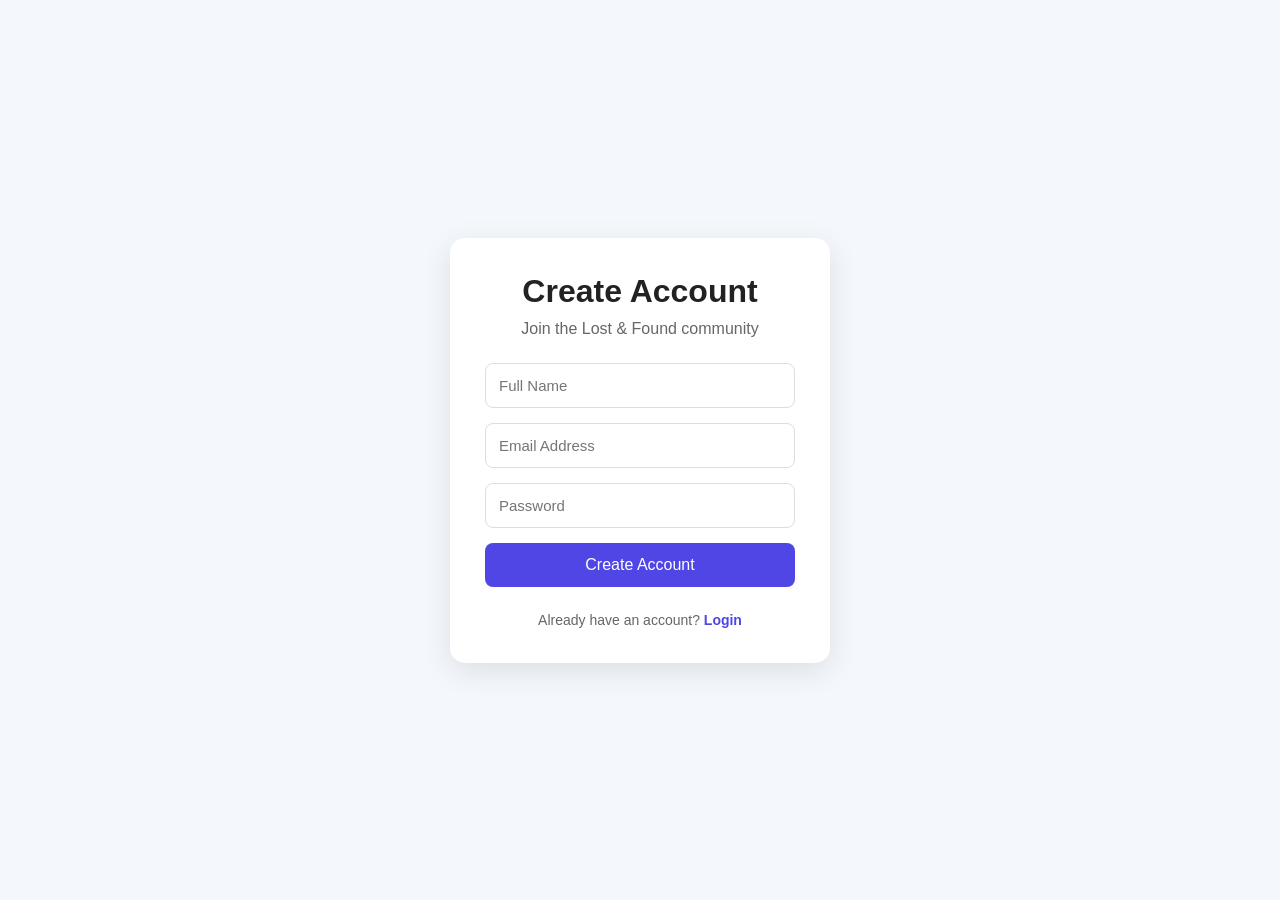
<file: signup.html>
<!DOCTYPE html>
<html lang="en">

<head>
    <meta charset="UTF-8">
    <meta name="viewport" content="width=device-width, initial-scale=1.0">
    <title>Sign Up - Lost & Found</title>
    <link rel="stylesheet" href="auth.css">
</head>

<body>

    <div class="auth-container">

        <div class="auth-card">

            <h1>Create Account</h1>
            <p>Join the Lost & Found community</p>

            <form id="signupForm">

                <input type="text" id="name" placeholder="Full Name" required>

                <input type="email" id="email" placeholder="Email Address" required>

                <input type="password" id="password" placeholder="Password" required>

                <button type="submit">
                    Create Account
                </button>

            </form>

            <p id="message"></p>

            <div class="auth-link">
                Already have an account?
                <a href="login.html">Login</a>
            </div>

        </div>

    </div>

    <script src="auth.js"></script>

</body>

</html>
</file>
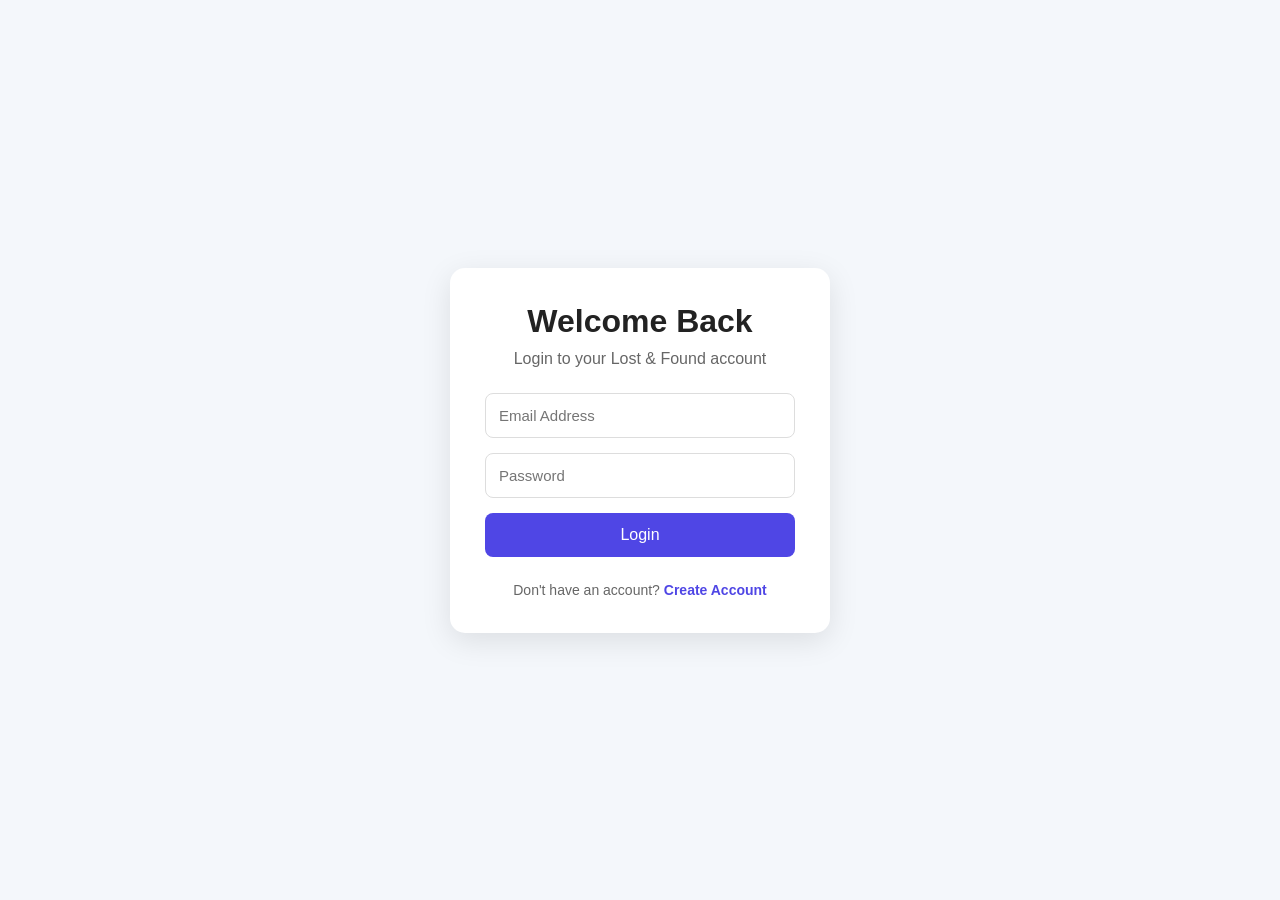
<file: verification-requests.html>
<!DOCTYPE html>
<html lang="en">

<head>

    <meta charset="UTF-8">

    <meta name="viewport" content="width=device-width, initial-scale=1.0">

    <title>Verification Requests | Lost & Found AI</title>

    <link rel="stylesheet" href="style.css">

    <style>
        body {
            background: #f6f8fc;
        }

        .verification-page {
            max-width: 1050px;
            margin: auto;
            padding: 120px 25px 60px;
        }

        .page-header {
            margin-bottom: 30px;
        }

        .page-header h1 {
            margin: 0 0 8px;
            font-size: 36px;
            color: #172033;
        }

        .page-header p {
            margin: 0;
            color: #707784;
        }

        .request-count {
            display: inline-block;
            margin-top: 15px;
            padding: 7px 15px;
            border-radius: 20px;
            background: #eaf0ff;
            color: #3157d5;
            font-size: 13px;
            font-weight: 700;
        }

        .requests-list {
            display: flex;
            flex-direction: column;
            gap: 18px;
        }

        .request-card {
            background: white;
            border: 1px solid #e3e7ee;
            border-radius: 16px;
            padding: 22px;
            box-shadow: 0 6px 22px rgba(0, 0, 0, .06);
        }

        .request-top {
            display: flex;
            justify-content: space-between;
            align-items: flex-start;
            gap: 20px;
            margin-bottom: 18px;
        }

        .item-title {
            margin: 0 0 5px;
            font-size: 22px;
            color: #172033;
        }

        .claimant {
            color: #687180;
            font-size: 14px;
        }

        .status {
            padding: 7px 13px;
            border-radius: 20px;
            font-size: 12px;
            font-weight: 700;
            white-space: nowrap;
        }

        .status-pending {
            background: #fff4d8;
            color: #9a6800;
        }

        .status-approved {
            background: #e5f8ed;
            color: #16804b;
        }

        .status-rejected {
            background: #ffe8e8;
            color: #c62828;
        }

        .request-grid {
            display: grid;
            grid-template-columns: 1fr 1.5fr;
            gap: 18px;
        }

        .info-box {
            background: #f7f8fa;
            border-radius: 12px;
            padding: 16px;
        }

        .info-title {
            font-size: 12px;
            font-weight: 800;
            color: #858c98;
            text-transform: uppercase;
            margin-bottom: 8px;
        }

        .proof {
            color: #303744;
            line-height: 1.6;
            font-size: 14px;
            white-space: pre-wrap;
            word-break: break-word;
        }

        .response-box {
            margin-top: 15px;
            padding: 14px;
            border-radius: 10px;
            background: #f7f8fa;
            color: #555;
            font-size: 14px;
        }

        .response-label {
            font-weight: 700;
            margin-bottom: 5px;
        }

        .actions {
            display: flex;
            gap: 10px;
            margin-top: 20px;
            padding-top: 18px;
            border-top: 1px solid #edf0f4;
        }

        .action-btn {
            border: none;
            border-radius: 9px;
            padding: 12px 22px;
            font-weight: 700;
            cursor: pointer;
            transition: .2s ease;
        }

        .approve-btn {
            background: #16804b;
            color: white;
        }

        .approve-btn:hover {
            background: #116b3e;
        }

        .reject-btn {
            background: #ffe8e8;
            color: #c62828;
        }

        .reject-btn:hover {
            background: #ffd7d7;
        }

        .empty-state {
            background: white;
            border-radius: 16px;
            padding: 60px 25px;
            text-align: center;
            border: 1px solid #e3e7ee;
        }

        .empty-icon {
            font-size: 50px;
            margin-bottom: 12px;
        }

        .empty-state h2 {
            margin-bottom: 8px;
        }

        .empty-state p {
            color: #777;
        }

        .loading {
            text-align: center;
            padding: 50px;
            color: #777;
        }

        .error {
            background: #ffe9e9;
            color: #b42318;
            padding: 15px;
            border-radius: 10px;
        }

        /* RESPONSE MODAL */

        .modal-overlay {
            position: fixed;
            inset: 0;
            background: rgba(0, 0, 0, .65);
            display: none;
            align-items: center;
            justify-content: center;
            padding: 20px;
            z-index: 9999;
        }

        .modal-overlay.active {
            display: flex;
        }

        .modal {
            width: min(550px, 100%);
            background: white;
            border-radius: 18px;
            overflow: hidden;
            box-shadow: 0 25px 70px rgba(0, 0, 0, .3);
        }

        .modal-header {
            padding: 22px 25px;
            border-bottom: 1px solid #eee;
            display: flex;
            justify-content: space-between;
            align-items: center;
        }

        .modal-header h2 {
            margin: 0;
            font-size: 23px;
        }

        .close-btn {
            width: 38px;
            height: 38px;
            border: none;
            border-radius: 50%;
            background: #f1f3f7;
            font-size: 20px;
            cursor: pointer;
        }

        .modal-body {
            padding: 25px;
        }

        .modal-body label {
            display: block;
            font-weight: 700;
            margin-bottom: 8px;
        }

        #responseMessage {
            width: 100%;
            min-height: 130px;
            resize: vertical;
            box-sizing: border-box;
            border: 1px solid #d8dce5;
            border-radius: 10px;
            padding: 13px;
            font-family: inherit;
            font-size: 14px;
            outline: none;
        }

        #responseMessage:focus {
            border-color: #3157d5;
            box-shadow: 0 0 0 3px rgba(49, 87, 213, .1);
        }

        .modal-actions {
            display: flex;
            gap: 10px;
            margin-top: 18px;
        }

        .cancel-btn {
            flex: 1;
            border: none;
            border-radius: 9px;
            background: #eef0f3;
            padding: 12px;
            font-weight: 700;
            cursor: pointer;
        }

        .confirm-btn {
            flex: 1;
            border: none;
            border-radius: 9px;
            color: white;
            padding: 12px;
            font-weight: 700;
            cursor: pointer;
        }

        .confirm-approve {
            background: #16804b;
        }

        .confirm-reject {
            background: #c62828;
        }

        @media (max-width: 700px) {

            .verification-page {
                padding: 100px 15px 40px;
            }

            .page-header h1 {
                font-size: 30px;
            }

            .request-top {
                flex-direction: column;
            }

            .request-grid {
                grid-template-columns: 1fr;
            }

            .actions {
                flex-direction: column;
            }

            .action-btn {
                width: 100%;
            }

        }
    </style>

</head>


<body>


    <nav class="navbar">

        <div class="logo">
            Lost & Found AI
        </div>

        <div class="nav-links">

            <a href="index.html">
                Home
            </a>

            <a href="items.html">
                Items
            </a>

            <a href="report-lost.html">
                Report Lost
            </a>

            <a href="report-found.html">
                Report Found
            </a>

            <a href="my-reports.html">
                My Reports
            </a>

            <a href="notifications.html">
                🔔 Notifications
            </a>

        </div>

        <div class="nav-buttons">

            <span class="user-welcome" id="userWelcome"></span>

            <a href="#" class="signup-btn" id="logoutBtn">
                Logout
            </a>

        </div>

    </nav>


    <main class="verification-page">


        <div class="page-header">

            <h1>
                Ownership Verification
            </h1>

            <p>
                Review ownership claims submitted for your found items.
            </p>

            <span class="request-count" id="requestCount">
                Loading...
            </span>

        </div>


        <div id="requestsList" class="requests-list">

            <div class="loading">
                Loading verification requests...
            </div>

        </div>


    </main>


    <!-- RESPONSE MODAL -->

    <div class="modal-overlay" id="responseModal">

        <div class="modal">

            <div class="modal-header">

                <h2 id="modalTitle">
                    Review Claim
                </h2>

                <button class="close-btn" id="closeModal">
                    ×
                </button>

            </div>


            <div class="modal-body">

                <p id="modalDescription">
                    Review the ownership proof before responding.
                </p>


                <label for="responseMessage">
                    Response message
                </label>

                <textarea id="responseMessage" placeholder="Optional message to the claimant..."></textarea>


                <div class="modal-actions">

                    <button class="cancel-btn" id="cancelBtn">
                        Cancel
                    </button>

                    <button class="confirm-btn" id="confirmBtn">
                        Confirm
                    </button>

                </div>

            </div>

        </div>

    </div>


    <script src="config.js"></script>


    <script>

        /* =====================================================
           USER
        ===================================================== */

        const storedUser =
            localStorage.getItem("user");


        if (!storedUser) {

            window.location.href =
                "login.html";

        }


        let currentUser;


        try {

            currentUser =
                JSON.parse(storedUser);

        } catch (error) {

            localStorage.removeItem("user");

            window.location.href =
                "login.html";

        }


        if (!currentUser || !currentUser.id) {

            localStorage.removeItem("user");

            window.location.href =
                "login.html";

        }


        document.getElementById(
            "userWelcome"
        ).textContent =
            `Hi, ${currentUser.name} 👋`;


        document.getElementById(
            "logoutBtn"
        ).addEventListener(
            "click",
            function (event) {

                event.preventDefault();

                localStorage.removeItem("user");

                window.location.href =
                    "index.html";

            }
        );


        /* =====================================================
           ELEMENTS
        ===================================================== */

        const requestsList =
            document.getElementById(
                "requestsList"
            );


        const requestCount =
            document.getElementById(
                "requestCount"
            );


        const responseModal =
            document.getElementById(
                "responseModal"
            );


        const modalTitle =
            document.getElementById(
                "modalTitle"
            );


        const modalDescription =
            document.getElementById(
                "modalDescription"
            );


        const responseMessage =
            document.getElementById(
                "responseMessage"
            );


        const confirmBtn =
            document.getElementById(
                "confirmBtn"
            );


        let selectedRequestId = null;

        let selectedStatus = null;


        /* =====================================================
           ESCAPE HTML
        ===================================================== */

        function escapeHTML(value) {

            return String(
                value ?? ""
            )

                .replace(
                    /&/g,
                    "&amp;"
                )

                .replace(
                    /</g,
                    "&lt;"
                )

                .replace(
                    />/g,
                    "&gt;"
                )

                .replace(
                    /"/g,
                    "&quot;"
                )

                .replace(
                    /'/g,
                    "&#039;"
                );

        }


        /* =====================================================
           LOAD REQUESTS
        ===================================================== */

        async function loadRequests() {

            requestsList.innerHTML = `

            <div class="loading">
                Loading verification requests...
            </div>

        `;


            try {

                const response =
                    await fetch(
                        `${API_URL}/verification/user/${encodeURIComponent(currentUser.id)}`
                    );


                const data =
                    await response.json();


                if (!response.ok) {

                    throw new Error(
                        data.detail ||
                        "Unable to load verification requests."
                    );

                }


                const requests =
                    Array.isArray(
                        data.requests
                    )
                        ? data.requests
                        : [];


                const reporterRequests =
                    requests.filter(
                        request =>
                            Number(
                                request.reporter_id
                            ) ===
                            Number(
                                currentUser.id
                            )
                    );


                requestCount.textContent =
                    `${reporterRequests.length} request${reporterRequests.length === 1
                        ? ""
                        : "s"
                    }`;


                if (
                    reporterRequests.length === 0
                ) {

                    requestsList.innerHTML = `

                    <div class="empty-state">

                        <div class="empty-icon">
                            🛡️
                        </div>

                        <h2>
                            No Ownership Claims
                        </h2>

                        <p>
                            You don't have any ownership
                            verification requests yet.
                        </p>

                    </div>

                `;

                    return;

                }


                requestsList.innerHTML = "";


                reporterRequests.forEach(
                    request => {

                        requestsList.appendChild(
                            createRequestCard(
                                request
                            )
                        );

                    }
                );

            } catch (error) {

                console.error(
                    "Verification requests error:",
                    error
                );


                requestsList.innerHTML = `

                <div class="error">

                    ${escapeHTML(
                    error.message
                )}

                </div>

            `;

                requestCount.textContent =
                    "Error";

            }

        }


        /* =====================================================
           CREATE REQUEST CARD
        ===================================================== */

        function createRequestCard(
            request
        ) {

            const card =
                document.createElement(
                    "article"
                );


            card.className =
                "request-card";


            let statusClass =
                "status-pending";


            let statusText =
                "Pending";


            if (
                request.status ===
                "approved"
            ) {

                statusClass =
                    "status-approved";

                statusText =
                    "Approved";

            }


            if (
                request.status ===
                "rejected"
            ) {

                statusClass =
                    "status-rejected";

                statusText =
                    "Rejected";

            }


            let actionsHTML = "";


            if (
                request.status ===
                "pending"
            ) {

                actionsHTML = `

                <div class="actions">

                    <button
                        class="action-btn approve-btn"
                        onclick="
                            openResponseModal(
                                ${Number(request.id)},
                                'approved',
                                '${escapeHTML(
                    request.item_name
                )}',
                                '${escapeHTML(
                    request.claimant_name
                )}'
                            );
                        "
                    >
                        ✓ Approve Ownership
                    </button>


                    <button
                        class="action-btn reject-btn"
                        onclick="
                            openResponseModal(
                                ${Number(request.id)},
                                'rejected',
                                '${escapeHTML(
                    request.item_name
                )}',
                                '${escapeHTML(
                    request.claimant_name
                )}'
                            );
                        "
                    >
                        ✕ Reject Claim
                    </button>

                </div>

            `;

            }


            card.innerHTML = `

            <div class="request-top">

                <div>

                    <h2 class="item-title">
                        ${escapeHTML(
                request.item_name
            )}
                    </h2>

                    <div class="claimant">

                        👤 Claim submitted by:

                        <strong>
                            ${escapeHTML(
                request.claimant_name
            )}
                        </strong>

                    </div>

                </div>


                <span class="status ${statusClass}">
                    ${statusText}
                </span>

            </div>


            <div class="request-grid">

                <div class="info-box">

                    <div class="info-title">
                        Claimant
                    </div>

                    <div class="proof">

                        <strong>
                            ${escapeHTML(
                request.claimant_name
            )}
                        </strong>

                        <br>

                        ${escapeHTML(
                request.claimant_email ||
                "Email unavailable"
            )}

                    </div>

                </div>


                <div class="info-box">

                    <div class="info-title">
                        Ownership Proof
                    </div>

                    <div class="proof">

                        ${escapeHTML(
                request.proof
            )}

                    </div>

                </div>

            </div>


            ${request.response_message
                    ? `
                        <div class="response-box">

                            <div class="response-label">
                                Response
                            </div>

                            ${escapeHTML(
                        request.response_message
                    )}

                        </div>
                    `
                    : ""
                }


            ${actionsHTML}

        `;


            return card;

        }


        /* =====================================================
           OPEN RESPONSE MODAL
        ===================================================== */

        function openResponseModal(
            requestId,
            status,
            itemName,
            claimantName
        ) {

            selectedRequestId =
                requestId;


            selectedStatus =
                status;


            responseMessage.value =
                "";


            if (
                status ===
                "approved"
            ) {

                modalTitle.textContent =
                    "Approve Ownership";


                modalDescription.textContent =
                    `Approve ${claimantName}'s ownership claim for ${itemName}?`;


                confirmBtn.textContent =
                    "✓ Approve Ownership";


                confirmBtn.className =
                    "confirm-btn confirm-approve";

            } else {

                modalTitle.textContent =
                    "Reject Ownership Claim";


                modalDescription.textContent =
                    `Reject ${claimantName}'s ownership claim for ${itemName}?`;


                confirmBtn.textContent =
                    "✕ Reject Claim";


                confirmBtn.className =
                    "confirm-btn confirm-reject";

            }


            responseModal.classList.add(
                "active"
            );

        }


        /* =====================================================
           SEND RESPONSE
        ===================================================== */

        confirmBtn.addEventListener(
            "click",
            async function () {

                if (
                    !selectedRequestId ||
                    !selectedStatus
                ) {

                    return;

                }


                confirmBtn.disabled =
                    true;


                confirmBtn.textContent =
                    "Processing...";


                try {

                    const params =
                        new URLSearchParams();


                    params.append(
                        "reporter_id",
                        currentUser.id
                    );


                    params.append(
                        "status",
                        selectedStatus
                    );


                    params.append(
                        "response_message",
                        responseMessage.value.trim()
                    );


                    const response =
                        await fetch(
                            `${API_URL}/verification/${encodeURIComponent(selectedRequestId)}/respond?${params.toString()}`,
                            {
                                method: "PUT"
                            }
                        );


                    const data =
                        await response.json();


                    if (!response.ok) {

                        throw new Error(
                            data.detail ||
                            "Unable to process request."
                        );

                    }


                    responseModal.classList.remove(
                        "active"
                    );


                    alert(
                        selectedStatus === "approved"
                            ? "Ownership claim approved successfully."
                            : "Ownership claim rejected."
                    );


                    selectedRequestId =
                        null;

                    selectedStatus =
                        null;


                    await loadRequests();

                } catch (error) {

                    console.error(
                        "Verification response error:",
                        error
                    );


                    alert(
                        error.message
                    );

                } finally {

                    confirmBtn.disabled =
                        false;

                }

            }
        );


        /* =====================================================
           CLOSE MODAL
        ===================================================== */

        function closeModal() {

            responseModal.classList.remove(
                "active"
            );

            selectedRequestId =
                null;

            selectedStatus =
                null;

        }


        document.getElementById(
            "closeModal"
        ).addEventListener(
            "click",
            closeModal
        );


        document.getElementById(
            "cancelBtn"
        ).addEventListener(
            "click",
            closeModal
        );


        responseModal.addEventListener(
            "click",
            function (event) {

                if (
                    event.target ===
                    responseModal
                ) {

                    closeModal();

                }

            }
        );


        /* =====================================================
           START
        ===================================================== */

        loadRequests();

    </script>


</body>

</html>
</file>
<file: style.css>
/* =========================
   GLOBAL
   ========================= */

* {
    margin: 0;
    padding: 0;
    box-sizing: border-box;
}

html {
    scroll-behavior: smooth;
}

body {
    font-family: Arial, Helvetica, sans-serif;
    background-color: #f8fafc;
    color: #1e293b;
    overflow-x: hidden;
}


img {
    max-width: 100%;
    display: block;
}

button,
input,
select,
textarea {
    font-family: inherit;
}


/* =========================================================
   NAVBAR
========================================================= */

.navbar {
    min-height: 70px;
    width: 100%;
    display: flex;
    align-items: center;
    justify-content: space-between;
    padding: 0 50px;
    background-color: white;
    border-bottom: 1px solid #e5e7eb;
    position: relative;
    z-index: 1000;
}

.logo {
    font-size: 24px;
    font-weight: 700;
    color: #1e3a8a;
    white-space: nowrap;
}

/* Main navigation wrapper */
.nav-menu {
    display: flex;
    align-items: center;
    gap: 35px;
}

/* Navigation links */
.nav-links {
    display: flex;
    align-items: center;
    gap: 30px;
}

.nav-links a {
    text-decoration: none;
    color: #333;
    font-size: 16px;
    font-weight: 500;
    position: relative;
    transition: color 0.25s ease;
    white-space: nowrap;
}

.nav-links a::after {
    content: "";
    position: absolute;
    left: 0;
    bottom: -7px;
    width: 0;
    height: 2px;
    background-color: #2563eb;
    transition: width 0.25s ease;
}

.nav-links a:hover {
    color: #2563eb;
}

.nav-links a:hover::after {
    width: 100%;
}

/* Notification badge */
.notification-link {
    display: flex;
    align-items: center;
    gap: 5px;
}

#navBadge {
    min-width: 18px;
    height: 18px;
    padding: 0 5px;
    display: inline-flex;
    align-items: center;
    justify-content: center;

    background-color: #ef4444;
    color: white;

    border-radius: 50%;
    font-size: 11px;
    font-weight: 700;
}

/* Login / Signup */
.nav-buttons {
    display: flex;
    align-items: center;
    gap: 15px;
}

.nav-buttons a {
    text-decoration: none;
    font-size: 15px;
}

.login-btn {
    color: #333;
    transition: color 0.25s ease;
}

.login-btn:hover {
    color: #2563eb;
}

.signup-btn {
    background-color: #2563eb;
    color: white;
    padding: 10px 18px;
    border-radius: 6px;
    transition: all 0.25s ease;
}

.signup-btn:hover {
    background-color: #1d4ed8;
    transform: translateY(-2px);
    box-shadow: 0 6px 15px rgba(37, 99, 235, 0.2);
}

/* =========================================================
   HAMBURGER
========================================================= */

.menu-toggle {
    display: none;

    border: none;
    background: transparent;

    font-size: 30px;
    color: #1e3a8a;

    cursor: pointer;

    padding: 5px;
}

/* =========================================================
   RESPONSIVE NAVBAR
   ========================================================= */

@media (min-width: 1301px) {

    .navbar {
        display: flex;
        align-items: center;
        justify-content: space-between;
        padding: 0 50px;
    }

    .menu-toggle {
        display: none;
    }

    .nav-menu {
        display: flex;
        align-items: center;
        gap: 35px;
    }

    .nav-links {
        display: flex;
        align-items: center;
        gap: 30px;
    }

    .nav-buttons {
        display: flex;
        align-items: center;
        gap: 15px;
    }
}


/* =========================
   TABLET: 1300px - 701px
   ========================= */

@media (min-width: 701px) and (max-width: 1300px) {

    .navbar {
        min-height: 70px;
        padding: 0 30px;
        position: relative;
    }

    /* Show hamburger */
    .menu-toggle {
        display: block;

        border: none;
        outline: none;
        background: transparent;

        font-size: 30px;
        line-height: 1;

        color: #1e3a8a;

        cursor: pointer;

        padding: 8px 10px;

        z-index: 1002;
    }

    /* Hide menu by default */
    .nav-menu {
        position: absolute;

        top: 70px;
        left: 0;

        width: 100%;

        display: none;

        flex-direction: column;

        align-items: stretch;

        background: #ffffff;

        padding: 20px 30px;

        border-top: 1px solid #e5e7eb;
        border-bottom: 1px solid #e5e7eb;

        box-shadow: 0 10px 30px rgba(0, 0, 0, 0.10);

        z-index: 1001;
    }

    /* When hamburger is clicked */
    .nav-menu.active {
        display: flex;
    }

    /* Navigation links */
    .nav-links {
        width: 100%;

        display: flex;

        flex-direction: column;

        align-items: stretch;

        gap: 0;
    }

    .nav-links a {
        display: block;

        width: 100%;

        padding: 15px 5px;

        font-size: 16px;

        border-bottom: 1px solid #f1f5f9;
    }

    /* Remove underline animation on tablet */
    .nav-links a::after {
        display: none;
    }

    /* Login / signup */
    .nav-buttons {
        width: 100%;

        display: flex;

        flex-direction: column;

        align-items: stretch;

        gap: 10px;

        padding-top: 18px;
    }

    .nav-buttons a {
        width: 100%;

        text-align: center;

        padding: 12px;
    }

    .login-btn {
        border: 1px solid #e5e7eb;

        border-radius: 6px;
    }

    .signup-btn {
        border-radius: 6px;
    }
}


/* =========================
   MOBILE: 700px and below
   ========================= */

@media (max-width: 700px) {

    .navbar {
        min-height: 65px;

        padding: 0 20px;

        position: relative;
    }

    /* Hamburger */
    .menu-toggle {
        display: block;

        border: none;
        outline: none;
        background: transparent;

        font-size: 28px;

        color: #1e3a8a;

        cursor: pointer;

        padding: 7px;

        z-index: 1002;
    }

    /* Menu */
    .nav-menu {
        position: absolute;

        top: 65px;
        left: 0;

        width: 100%;

        display: none;

        flex-direction: column;

        align-items: stretch;

        background: white;

        padding: 15px 20px;

        border-top: 1px solid #e5e7eb;
        border-bottom: 1px solid #e5e7eb;

        box-shadow: 0 10px 25px rgba(0, 0, 0, 0.08);

        z-index: 1001;
    }

    .nav-menu.active {
        display: flex;
    }

    .nav-links {
        display: flex;

        flex-direction: column;

        width: 100%;

        gap: 0;
    }

    .nav-links a {
        display: block;

        width: 100%;

        padding: 13px 5px;

        font-size: 15px;

        border-bottom: 1px solid #f1f5f9;
    }

    .nav-links a::after {
        display: none;
    }

    .nav-buttons {
        display: flex;

        flex-direction: column;

        width: 100%;

        gap: 10px;

        padding-top: 15px;
    }

    .nav-buttons a {
        width: 100%;

        text-align: center;

        padding: 11px;
    }

    .login-btn {
        border: 1px solid #e5e7eb;

        border-radius: 6px;
    }

    .signup-btn {
        border-radius: 6px;
    }

    .logo {
        font-size: 21px;
    }
}


/* =========================
   VERY SMALL MOBILE
   ========================= */

@media (max-width: 400px) {

    .navbar {
        padding: 0 15px;
    }

    .logo {
        font-size: 19px;
    }

    .menu-toggle {
        font-size: 26px;
    }
}

/* =========================================================
   HOME PAGE
========================================================= */

.home {
    min-height: calc(100vh - 70px);
    display: flex;
    align-items: center;
    justify-content: center;
    text-align: center;
    padding: 40px 20px;
    background-color: #f8fafc;
    position: relative;
    overflow: hidden;
}

/* Decorative background circles */

.home::before,
.home::after {
    content: "";
    position: absolute;
    border-radius: 50%;
    pointer-events: none;
    z-index: 0;
}

.home::before {
    width: 350px;
    height: 350px;
    background: rgba(37, 99, 235, 0.06);
    top: -120px;
    left: -100px;
    animation: floatingCircle 7s ease-in-out infinite;
}

.home::after {
    width: 300px;
    height: 300px;
    background: rgba(30, 58, 138, 0.05);
    bottom: -120px;
    right: -80px;
    animation: floatingCircle 8s ease-in-out infinite reverse;
}

.home-content {
    max-width: 800px;
    width: 100%;
    position: relative;
    z-index: 1;

    animation: homeFadeUp 0.9s ease-out;
}

.home h1 {
    font-size: 52px;
    line-height: 1.15;
    margin-bottom: 25px;
    color: #1e293b;
    letter-spacing: -1px;
    animation: titleAppear 0.8s ease-out;
}

.home p {
    font-size: 19px;
    line-height: 1.6;
    color: #64748b;
    max-width: 650px;
    margin: 0 auto 35px;
    animation: paragraphAppear 1s ease-out 0.15s both;
}

.home-buttons {
    display: flex;
    justify-content: center;
    align-items: center;
    gap: 15px;
    animation: buttonsAppear 1s ease-out 0.3s both;
}

.home-buttons a {
    text-decoration: none;
    padding: 13px 24px;
    border-radius: 7px;
    font-size: 16px;
    font-weight: 600;
    display: inline-block;
    transition: all 0.3s ease;
}


/* Lost Button */

.lost-btn {
    background-color: #2563eb;
    color: white;
    box-shadow: 0 4px 12px rgba(37, 99, 235, 0.15);
}

.lost-btn:hover {
    background-color: #1d4ed8;
    transform: translateY(-3px);
    box-shadow: 0 10px 22px rgba(37, 99, 235, 0.25);
}


/* Found Button */

.found-btn {
    border: 1px solid #2563eb;
    color: #2563eb;
    background-color: white;
}

.found-btn:hover {
    background-color: #eff6ff;
    transform: translateY(-3px);
    box-shadow: 0 8px 18px rgba(37, 99, 235, 0.12);
}


/* =========================
   FORM PAGES
   ========================= */

.form-section {
    min-height: 100vh;
    padding: 60px 20px;
    background-color: #f8fafc;
}

.form-container {
    width: 100%;
    max-width: 700px;
    margin: auto;
    padding: 40px;
    background-color: white;
    border-radius: 12px;
    box-shadow: 0 5px 20px rgba(0, 0, 0, 0.08);
}

.form-container h1 {
    text-align: center;
    margin-bottom: 10px;
}

.form-description {
    text-align: center;
    color: #64748b;
    margin-bottom: 35px;
    line-height: 1.5;
}

.form-group {
    margin-bottom: 20px;
}

.form-group label {
    display: block;
    margin-bottom: 8px;
    font-weight: 600;
}

.form-group input,
.form-group select,
.form-group textarea {
    width: 100%;
    padding: 12px;
    border: 1px solid #cbd5e1;
    border-radius: 6px;
    font-size: 15px;
    outline: none;
}

.form-group input:focus,
.form-group select:focus,
.form-group textarea:focus {
    border-color: #2563eb;
}

.form-group textarea {
    resize: vertical;
    min-height: 100px;
}

.form-row {
    display: flex;
    gap: 25px;
}

.form-row .form-group {
    width: 50%;
}

.submit-btn {
    width: 100%;
    padding: 14px;
    border: none;
    border-radius: 6px;
    background-color: #2563eb;
    color: white;
    font-size: 16px;
    font-weight: 600;
    cursor: pointer;
}

.submit-btn:hover {
    background-color: #1d4ed8;
}


/* =========================
   ITEMS LISTING PAGE
   ========================= */

.items-section {
    padding: 50px 8%;
    background: #f5f7fb;
    min-height: 100vh;
}

.items-header {
    text-align: center;
    margin-bottom: 40px;
}

.items-header h1 {
    font-size: 36px;
    margin-bottom: 10px;
}

.items-header p {
    color: #666;
    font-size: 16px;
}

.items-container {
    display: grid;
    grid-template-columns: repeat(auto-fit, minmax(280px, 1fr));
    gap: 25px;
}

.item-card {
    background: white;
    border-radius: 12px;
    overflow: hidden;
    box-shadow: 0 5px 20px rgba(0, 0, 0, 0.08);
    transition: transform 0.2s ease;
}

.item-card:hover {
    transform: translateY(-5px);
}

.item-card img {
    width: 100%;
    height: 220px;
    object-fit: cover;
}

.item-card-content {
    padding: 20px;
}

.item-card-content h2 {
    margin: 10px 0 15px;
    font-size: 22px;
}

.item-card-content p {
    margin: 8px 0;
    color: #555;
    line-height: 1.5;
}

.item-type {
    display: inline-block;
    padding: 5px 10px;
    border-radius: 20px;
    background: #e8f0ff;
    font-size: 12px;
    font-weight: bold;
}


/* =========================
   ITEM DETAIL PAGE
   ========================= */

.detail-section {
    min-height: 100vh;
    padding: 50px 8%;
    background: #f5f7fb;
}

#item-detail {
    width: 100%;
    max-width: 1100px;
    margin: auto;
}

.detail-card {
    display: flex;
    gap: 40px;
    background: white;
    padding: 30px;
    border-radius: 12px;
    box-shadow: 0 5px 20px rgba(0, 0, 0, 0.08);
}

.detail-image {
    width: 45%;
    min-width: 300px;
}

.detail-image img {
    width: 100%;
    height: 400px;
    object-fit: cover;
    border-radius: 10px;
}

.detail-content {
    flex: 1;
}

.detail-content h1 {
    font-size: 36px;
    margin: 15px 0 25px;
}

.detail-content p {
    margin: 12px 0;
    line-height: 1.6;
    color: #475569;
}


/* =========================
   AI MATCH BUTTON
   ========================= */

.match-btn {
    border: none;
    background: linear-gradient(135deg, #2563eb, #1d4ed8);
    color: white;
    padding: 14px 25px;
    border-radius: 8px;
    font-size: 16px;
    font-weight: 600;
    cursor: pointer;
    margin-top: 25px;
    transition: all 0.3s ease;
    box-shadow: 0 5px 15px rgba(37, 99, 235, 0.2);
}

.match-btn:hover {
    transform: translateY(-3px);
    box-shadow: 0 10px 25px rgba(37, 99, 235, 0.3);
}

.match-btn:active {
    transform: translateY(0);
}



/* =========================
   AI RESULTS
   ========================= */

.ai-results {
    margin-top: 35px;
    animation: fadeIn 0.6s ease-out;
}

.ai-summary {
    background: linear-gradient(135deg,
            #eff6ff,
            #f8fafc);
    border: 1px solid #dbeafe;
    border-radius: 12px;
    padding: 25px;
    margin-bottom: 25px;
}

.ai-summary h2 {
    color: #1e3a8a;
    margin-bottom: 10px;
}

.ai-summary p {
    color: #475569;
    line-height: 1.6;
    margin-bottom: 5px;
}


/* =========================
   MATCH CARDS
   ========================= */

.match-card {
    display: flex;
    gap: 25px;
    margin-top: 20px;
    margin-bottom: 25px;
    padding: 20px;
    border-radius: 12px;
    border: 1px solid #ddd;
    background: white;
}

.match-image {
    width: 220px;
    min-width: 220px;
}

.match-image img {
    width: 100%;
    height: 180px;
    object-fit: cover;
    border-radius: 10px;
}

.match-info {
    flex: 1;
}

.match-info h3 {
    font-size: 22px;
    margin-bottom: 5px;
}

.match-score {
    font-size: 30px;
    font-weight: bold;
    margin: 12px 0;
    color: #2563eb;
}

.match-info p {
    margin: 8px 0;
    color: #475569;
}

.match-info ul {
    padding-left: 20px;
    margin-top: 10px;
}

.match-info li {
    margin-bottom: 6px;
    line-height: 1.4;
}

.view-match-btn {
    margin-top: 12px;
    padding: 10px 16px;
    border: none;
    border-radius: 7px;
    cursor: pointer;
    font-weight: bold;
    background-color: #2563eb;
    color: white;
}

.view-match-btn:hover {
    background-color: #1d4ed8;
}

.no-match,
.ai-loading {
    margin-top: 30px;
    padding: 25px;
    border-radius: 10px;
    border: 1px solid #ddd;
    background: white;
}



/* =========================================================
   MATCH ACTION BUTTONS
========================================================= */

.match-actions {
    display: flex;
    gap: 12px;
    flex-wrap: wrap;
    margin-top: 15px;
}

.view-match-btn,
.contact-btn {
    padding: 11px 18px;
    border: none;
    border-radius: 8px;
    cursor: pointer;
    font-size: 14px;
    font-weight: 600;
    transition: all 0.25s ease;
}

/* View Possible Match */

.view-match-btn {
    background-color: #2563eb;
    color: white;
}

.view-match-btn:hover {
    background-color: #1d4ed8;
    transform: translateY(-2px);
    box-shadow: 0 6px 15px rgba(37, 99, 235, 0.20);
}

/* Contact Reporter */

.contact-btn {
    background-color: #16a34a;
    color: white;
}

.contact-btn:hover {
    background-color: #15803d;
    transform: translateY(-2px);
    box-shadow: 0 6px 15px rgba(22, 163, 74, 0.20);
}

.contact-btn:active,
.view-match-btn:active {
    transform: translateY(0);
}

/* Mobile */

@media (max-width: 700px) {

    .match-actions {
        flex-direction: column;
        width: 100%;
    }

    .view-match-btn,
    .contact-btn {
        width: 100%;
        text-align: center;
    }
}

/* =========================================================
   LOADING / STATUS
========================================================= */

.loading {
    text-align: center;
    padding: 40px;
    color: #64748b;
}

.success-message {
    background: #ecfdf5;
    color: #047857;
    padding: 15px;
    border-radius: 8px;
    margin-bottom: 20px;
}

.error-message {
    background: #fef2f2;
    color: #b91c1c;
    padding: 15px;
    border-radius: 8px;
    margin-bottom: 20px;
}


/* =========================================================
   ANIMATIONS
========================================================= */

@keyframes homeFadeUp {
    from {
        opacity: 0;
        transform: translateY(25px);
    }

    to {
        opacity: 1;
        transform: translateY(0);
    }
}

@keyframes titleAppear {
    from {
        opacity: 0;
        transform: translateY(20px) scale(0.98);
    }

    to {
        opacity: 1;
        transform: translateY(0) scale(1);
    }
}

@keyframes paragraphAppear {
    from {
        opacity: 0;
        transform: translateY(15px);
    }

    to {
        opacity: 1;
        transform: translateY(0);
    }
}

@keyframes buttonsAppear {
    from {
        opacity: 0;
        transform: translateY(15px);
    }

    to {
        opacity: 1;
        transform: translateY(0);
    }
}

@keyframes cardAppear {
    from {
        opacity: 0;
        transform: translateY(20px);
    }

    to {
        opacity: 1;
        transform: translateY(0);
    }
}

@keyframes matchAppear {
    from {
        opacity: 0;
        transform: translateY(15px);
    }

    to {
        opacity: 1;
        transform: translateY(0);
    }
}

@keyframes fadeIn {
    from {
        opacity: 0;
    }

    to {
        opacity: 1;
    }
}

@keyframes floatingCircle {

    0%,
    100% {
        transform: translateY(0);
    }

    50% {
        transform: translateY(20px);
    }
}

/* =========================
   TABLET
   ========================= */

@media (max-width: 900px) {

    .navbar {
        padding: 0 25px;
    }

    .nav-links {
        gap: 18px;
    }

    .nav-links a {
        font-size: 14px;
    }

    .home h1 {
        font-size: 44px;
    }

    .items-section,
    .detail-section {
        padding: 40px 5%;
    }

    .detail-card {
        gap: 25px;
    }

    .detail-image {
        min-width: 250px;
    }

    .detail-image img {
        height: 350px;
    }
}


/* =========================
   MOBILE
   ========================= */

@media (max-width: 700px) {

    /* Navbar */

    .navbar {
        min-height: auto;
        padding: 18px 20px;
        flex-direction: column;
        gap: 15px;
    }

    .logo {
        font-size: 22px;
    }

    .nav-links {
        width: 100%;
        justify-content: center;
        flex-wrap: wrap;
        gap: 12px 18px;
    }

    .nav-links a {
        font-size: 14px;
    }

    .nav-buttons {
        width: 100%;
        justify-content: center;
    }


    /* Home */

    .home {
        min-height: calc(100vh - 160px);
        padding: 50px 20px;
    }

    .home h1 {
        font-size: 36px;
        line-height: 1.2;
        margin-bottom: 20px;
    }

    .home p {
        font-size: 16px;
        line-height: 1.6;
        margin-bottom: 25px;
    }

    .home-buttons {
        flex-direction: column;
        width: 100%;
        max-width: 320px;
        margin: auto;
    }

    .home-buttons a {
        width: 100%;
        text-align: center;
    }


    /* Forms */

    .form-section {
        padding: 30px 15px;
    }

    .form-container {
        padding: 25px 18px;
        border-radius: 10px;
    }

    .form-container h1 {
        font-size: 28px;
    }

    .form-description {
        font-size: 14px;
        margin-bottom: 25px;
    }

    .form-row {
        flex-direction: column;
        gap: 0;
    }

    .form-row .form-group {
        width: 100%;
    }


    /* Items */

    .items-section {
        padding: 35px 15px;
    }

    .items-header {
        margin-bottom: 25px;
    }

    .items-header h1 {
        font-size: 30px;
    }

    .items-header p {
        font-size: 14px;
        line-height: 1.5;
    }

    .items-container {
        grid-template-columns: 1fr;
        gap: 18px;
    }

    .item-card img {
        height: 220px;
    }


    /* Detail */

    .detail-section {
        padding: 30px 15px;
    }

    .detail-card {
        flex-direction: column;
        gap: 25px;
        padding: 20px;
    }

    .detail-image {
        width: 100%;
        min-width: 0;
    }

    .detail-image img {
        height: 280px;
    }

    .detail-content h1 {
        font-size: 28px;
        margin: 10px 0 20px;
    }


    /* AI Results */

    .ai-results {
        margin-top: 30px;
    }

    .ai-summary {
        padding: 18px;
    }

    .ai-summary h2 {
        font-size: 21px;
    }

    .ai-summary p {
        font-size: 14px;
    }

    .match-card {
        flex-direction: column;
        gap: 18px;
        padding: 18px;
    }

    .match-image {
        width: 100%;
        min-width: 0;
    }

    .match-image img {
        height: 230px;
    }

    .match-score {
        font-size: 28px;
    }

    .view-match-btn {
        width: 100%;
        padding: 12px;
    }
}


/* =========================
   SMALL PHONES
   ========================= */

@media (max-width: 400px) {

    .logo {
        font-size: 20px;
    }

    .nav-links {
        gap: 10px 14px;
    }

    .nav-links a {
        font-size: 13px;
    }

    .home h1 {
        font-size: 31px;
    }

    .home p {
        font-size: 15px;
    }

    .form-container {
        padding: 22px 15px;
    }

    .form-container h1 {
        font-size: 25px;
    }

    .items-header h1 {
        font-size: 27px;
    }

    .detail-card {
        padding: 15px;
    }

    .detail-image img {
        height: 240px;
    }

    .match-image img {
        height: 210px;
    }

    .match-card {
        padding: 15px;
    }
}

/* =========================================================
   TOAST NOTIFICATIONS
========================================================= */

.toast-container {
    position: fixed;
    top: 85px;
    right: 25px;
    z-index: 9999;
    display: flex;
    flex-direction: column;
    gap: 12px;
}

.toast {
    min-width: 280px;
    max-width: 380px;
    padding: 15px 18px;
    background: white;
    border-radius: 10px;
    box-shadow: 0 8px 25px rgba(15, 23, 42, 0.15);
    border-left: 4px solid #2563eb;

    display: flex;
    align-items: center;
    gap: 10px;

    font-size: 14px;
    color: #334155;

    animation: toastSlideIn 0.4s ease forwards;
}

.toast.success {
    border-left-color: #16a34a;
}

.toast.error {
    border-left-color: #dc2626;
}

.toast.warning {
    border-left-color: #f59e0b;
}

.toast-icon {
    font-size: 20px;
}

.toast.hide {
    animation: toastSlideOut 0.4s ease forwards;
}

@keyframes toastSlideIn {
    from {
        opacity: 0;
        transform: translateX(100px);
    }

    to {
        opacity: 1;
        transform: translateX(0);
    }
}

@keyframes toastSlideOut {
    from {
        opacity: 1;
        transform: translateX(0);
    }

    to {
        opacity: 0;
        transform: translateX(100px);
    }
}

@media (max-width: 600px) {

    .toast-container {
        top: 75px;
        right: 15px;
        left: 15px;
    }

    .toast {
        min-width: auto;
        width: 100%;
    }
}

/* =========================================================
   AI LOADING
========================================================= */

.ai-loading {
    text-align: center;
    padding: 35px 20px;
    background: white;
    border: 1px solid #e2e8f0;
    border-radius: 12px;
    margin-top: 25px;
    animation: fadeIn 0.4s ease;
}

.ai-spinner {
    width: 45px;
    height: 45px;
    margin: 0 auto 15px;
    border: 4px solid #dbeafe;
    border-top-color: #2563eb;
    border-radius: 50%;
    animation: aiSpin 0.8s linear infinite;
}

.ai-loading h3 {
    color: #1e293b;
    margin-bottom: 8px;
}

.ai-loading p {
    color: #64748b;
    font-size: 14px;
}

@keyframes aiSpin {
    to {
        transform: rotate(360deg);
    }
}
</file>
<file: auth.css>
* {
    box-sizing: border-box;
    margin: 0;
    padding: 0;
}

body {
    font-family: Arial, sans-serif;
    min-height: 100vh;
    display: flex;
    justify-content: center;
    align-items: center;
    background: #f4f7fb;
}

.auth-container {
    width: 100%;
    max-width: 420px;
    padding: 20px;
}

.auth-card {
    background: white;
    padding: 35px;
    border-radius: 15px;
    box-shadow: 0 8px 30px rgba(0, 0, 0, 0.1);
}

.auth-card h1 {
    text-align: center;
    margin-bottom: 10px;
    color: #222;
}

.auth-card > p {
    text-align: center;
    color: #666;
    margin-bottom: 25px;
}

#signupForm,
#loginForm {
    display: flex;
    flex-direction: column;
    gap: 15px;
}

input {
    width: 100%;
    padding: 13px;
    border: 1px solid #ddd;
    border-radius: 8px;
    font-size: 15px;
    outline: none;
}

input:focus {
    border-color: #4f46e5;
}

button {
    padding: 13px;
    border: none;
    border-radius: 8px;
    background: #4f46e5;
    color: white;
    font-size: 16px;
    cursor: pointer;
}

button:hover {
    opacity: 0.9;
}

#message {
    margin-top: 15px;
    text-align: center;
    font-size: 14px;
}

.auth-link {
    text-align: center;
    margin-top: 20px;
    color: #666;
    font-size: 14px;
}

.auth-link a {
    color: #4f46e5;
    text-decoration: none;
    font-weight: bold;
}
</file>
<file: notifications.css>
/* =========================================================
   NOTIFICATIONS CENTER
   Modern UI
========================================================= */


/* =========================================================
   PAGE
========================================================= */

.notifications-page {
    width: min(1100px, calc(100% - 40px));
    margin: 50px auto 80px;
}


/* =========================================================
   HERO / HEADER
========================================================= */

.notifications-hero {
    display: flex;
    justify-content: space-between;
    align-items: flex-end;
    gap: 30px;
    margin-bottom: 30px;
}

.notifications-title {
    flex: 1;
}

.notifications-eyebrow {
    display: inline-block;
    font-size: 12px;
    font-weight: 800;
    letter-spacing: 1.5px;
    opacity: 0.65;
    margin-bottom: 8px;
}

.notifications-title h1 {
    margin: 0;
    font-size: clamp(30px, 5vw, 42px);
    line-height: 1.1;
}

.notifications-title p {
    margin: 10px 0 0;
    font-size: 15px;
    opacity: 0.65;
}


/* =========================================================
   HEADER ACTIONS
========================================================= */

.notification-header-actions {
    display: flex;
    align-items: center;
    gap: 10px;
    flex-wrap: wrap;
}


/* =========================================================
   MARK ALL BUTTON
========================================================= */

.mark-all-btn {
    border: none;
    padding: 12px 18px;
    border-radius: 10px;
    font-size: 14px;
    font-weight: 700;
    cursor: pointer;
    background: #111827;
    color: white;
    transition:
        transform 0.2s ease,
        box-shadow 0.2s ease,
        opacity 0.2s ease;
    white-space: nowrap;
}

.mark-all-btn span {
    margin-right: 5px;
}

.mark-all-btn:hover {
    transform: translateY(-2px);
    box-shadow: 0 8px 20px rgba(0, 0, 0, 0.15);
}

.mark-all-btn:active {
    transform: translateY(0);
}


/* =========================================================
   DELETE ALL BUTTON
========================================================= */

.delete-all-btn {
    border: 1px solid #fecaca;
    padding: 12px 18px;
    border-radius: 10px;
    font-size: 14px;
    font-weight: 700;
    cursor: pointer;
    background: #fff;
    color: #dc2626;
    transition:
        transform 0.2s ease,
        box-shadow 0.2s ease,
        background 0.2s ease;
    white-space: nowrap;
}

.delete-all-btn:hover {
    background: #fef2f2;
    transform: translateY(-2px);
    box-shadow: 0 8px 20px rgba(220, 38, 38, 0.10);
}

.delete-all-btn:active {
    transform: translateY(0);
}


/* =========================================================
   CONTAINER
========================================================= */

.notifications-container {
    width: 100%;
}

.notification-list {
    display: flex;
    flex-direction: column;
    gap: 14px;
}


/* =========================================================
   NOTIFICATION CARD
========================================================= */

.notification-card {
    position: relative;
    display: flex;
    align-items: flex-start;
    gap: 18px;
    padding: 22px;
    border-radius: 16px;
    background: #ffffff;
    border: 1px solid #e5e7eb;
    box-shadow:
        0 3px 12px rgba(0, 0, 0, 0.05);
    transition:
        transform 0.2s ease,
        box-shadow 0.2s ease,
        border-color 0.2s ease,
        opacity 0.2s ease;
}

.notification-card:hover {
    transform: translateY(-2px);
    box-shadow:
        0 10px 28px rgba(0, 0, 0, 0.08);
}


/* =========================================================
   UNREAD CARD
========================================================= */

.notification-card.unread {
    border-color: #bfdbfe;
    background:
        linear-gradient(
            135deg,
            #ffffff 0%,
            #f8fbff 100%
        );
}

.notification-card.unread::before {
    content: "";
    position: absolute;
    left: 0;
    top: 18px;
    bottom: 18px;
    width: 4px;
    border-radius: 0 5px 5px 0;
    background: #2563eb;
}


/* =========================================================
   DELETING ANIMATION
========================================================= */

.notification-card.deleting {
    opacity: 0;
    transform: translateX(30px);
}


/* =========================================================
   ICON
========================================================= */

.notification-icon {
    width: 52px;
    height: 52px;
    min-width: 52px;
    border-radius: 14px;
    display: flex;
    align-items: center;
    justify-content: center;
    font-size: 23px;
    background: #f3f4f6;
}

.notification-card.unread .notification-icon {
    background: #eff6ff;
}


/* =========================================================
   CONTENT
========================================================= */

.notification-content {
    flex: 1;
    min-width: 0;
}

.notification-header {
    display: flex;
    justify-content: space-between;
    align-items: flex-start;
    gap: 15px;
}

.notification-header h3 {
    margin: 0;
    font-size: 17px;
    line-height: 1.35;
    color: #111827;
}

.notification-message {
    margin: 8px 0 15px;
    color: #4b5563;
    font-size: 14px;
    line-height: 1.6;
    max-width: 850px;
}


/* =========================================================
   NEW / READ BADGES
========================================================= */

.new-badge {
    display: inline-flex;
    align-items: center;
    padding: 5px 9px;
    border-radius: 999px;
    background: #dbeafe;
    color: #1d4ed8;
    font-size: 10px;
    font-weight: 800;
    letter-spacing: 0.5px;
    white-space: nowrap;
}

.read-label {
    display: inline-flex;
    align-items: center;
    padding: 5px 9px;
    border-radius: 999px;
    background: #f3f4f6;
    color: #6b7280;
    font-size: 11px;
    font-weight: 700;
    white-space: nowrap;
}


/* =========================================================
   FOOTER
========================================================= */

.notification-footer {
    display: flex;
    align-items: center;
    flex-wrap: wrap;
    gap: 9px;
}

.notification-date {
    color: #9ca3af;
    font-size: 12px;
    margin-right: auto;
}


/* =========================================================
   ACTION BUTTON
========================================================= */

.view-item-btn {
    display: inline-flex;
    align-items: center;
    justify-content: center;
    padding: 8px 13px;
    border-radius: 8px;
    text-decoration: none;
    background: #eff6ff;
    color: #1d4ed8;
    border: 1px solid #dbeafe;
    font-size: 12px;
    font-weight: 700;
    transition: all 0.2s ease;
}

.view-item-btn:hover {
    background: #dbeafe;
    transform: translateY(-1px);
}


/* =========================================================
   VERIFICATION ACTION
========================================================= */

.verification-action {
    background: #f0fdf4;
    color: #15803d;
    border-color: #bbf7d0;
}

.verification-action:hover {
    background: #dcfce7;
}


/* =========================================================
   MARK AS READ
========================================================= */

.mark-read-btn {
    border: 1px solid #e5e7eb;
    background: #ffffff;
    color: #6b7280;
    padding: 8px 12px;
    border-radius: 8px;
    font-size: 12px;
    font-weight: 600;
    cursor: pointer;
    transition: all 0.2s ease;
}

.mark-read-btn:hover {
    background: #f9fafb;
    color: #111827;
    border-color: #d1d5db;
}


/* =========================================================
   DELETE ONE NOTIFICATION
========================================================= */

.delete-notification-btn {
    border: 1px solid #fecaca;
    background: #ffffff;
    color: #dc2626;
    padding: 8px 12px;
    border-radius: 8px;
    font-size: 12px;
    font-weight: 600;
    cursor: pointer;
    transition: all 0.2s ease;
}

.delete-notification-btn:hover {
    background: #fef2f2;
    border-color: #fca5a5;
    color: #b91c1c;
}


/* =========================================================
   EMPTY STATE
========================================================= */

.empty-notifications {
    text-align: center;
    padding: 70px 25px;
    border: 1px dashed #d1d5db;
    border-radius: 18px;
    background: #fafafa;
}

.empty-icon {
    width: 70px;
    height: 70px;
    margin: 0 auto 18px;
    border-radius: 50%;
    display: flex;
    align-items: center;
    justify-content: center;
    font-size: 30px;
    background: #f3f4f6;
}

.empty-notifications h3 {
    margin: 0 0 8px;
    font-size: 20px;
    color: #111827;
}

.empty-notifications p {
    margin: 0;
    color: #6b7280;
    font-size: 14px;
}


/* =========================================================
   LOADING
========================================================= */

.loading {
    padding: 50px;
    text-align: center;
    color: #6b7280;
    font-size: 14px;
}


/* =========================================================
   NAVBAR NOTIFICATION BADGE
========================================================= */

.nav-notification-badge {
    min-width: 18px;
    height: 18px;
    padding: 0 5px;
    margin-left: 5px;
    border-radius: 999px;
    display: inline-flex;
    align-items: center;
    justify-content: center;
    background: #ef4444;
    color: white;
    font-size: 10px;
    font-weight: 800;
    vertical-align: middle;
}


/* =========================================================
   STATUS / SUMMARY
========================================================= */

.notification-summary {
    margin-bottom: 18px;
    color: #6b7280;
    font-size: 14px;
}


/* =========================================================
   MOBILE
========================================================= */

@media (max-width: 800px) {

    .notifications-page {
        width: min(100% - 24px, 700px);
        margin-top: 30px;
    }

    .notifications-hero {
        flex-direction: column;
        align-items: stretch;
        gap: 18px;
    }

    .notification-header-actions {
        width: 100%;
    }

    .mark-all-btn,
    .delete-all-btn {
        flex: 1;
    }

    .notification-card {
        padding: 17px;
        gap: 13px;
    }

    .notification-icon {
        width: 44px;
        height: 44px;
        min-width: 44px;
        font-size: 20px;
        border-radius: 12px;
    }

    .notification-header {
        flex-direction: column;
        gap: 7px;
    }

    .notification-header h3 {
        font-size: 15px;
    }

    .notification-message {
        font-size: 13px;
    }

    .notification-footer {
        align-items: stretch;
    }

    .notification-date {
        width: 100%;
        margin-right: 0;
    }

    .view-item-btn,
    .mark-read-btn,
    .delete-notification-btn {
        flex: 1;
    }
}


/* =========================================================
   SMALL MOBILE
========================================================= */

@media (max-width: 480px) {

    .notifications-title h1 {
        font-size: 29px;
    }

    .notification-header-actions {
        display: grid;
        grid-template-columns: 1fr;
    }

    .notification-card {
        padding: 15px;
    }

    .notification-card.unread::before {
        top: 14px;
        bottom: 14px;
    }

    .notification-footer {
        display: grid;
        grid-template-columns: 1fr 1fr;
    }

    .notification-date {
        grid-column: 1 / -1;
    }

    .view-item-btn,
    .mark-read-btn,
    .delete-notification-btn {
        width: 100%;
    }
}


/* =========================================================
   CUSTOM CONFIRMATION MODAL
========================================================= */

.confirm-modal {
    position: fixed;
    inset: 0;

    display: none;
    align-items: center;
    justify-content: center;

    z-index: 9999;
}

.confirm-modal.active {
    display: flex;
}


/* Background */

.confirm-modal-overlay {
    position: absolute;
    inset: 0;

    background: rgba(0, 0, 0, 0.55);

    backdrop-filter: blur(5px);
}


/* Modal box */

.confirm-modal-box {
    position: relative;

    width: min(420px, calc(100% - 40px));

    background: #ffffff;

    border-radius: 18px;

    padding: 30px;

    text-align: center;

    box-shadow:
        0 20px 60px rgba(0, 0, 0, 0.25);

    animation: confirmModalIn 0.2s ease;
}


/* Animation */

@keyframes confirmModalIn {

    from {
        opacity: 0;
        transform: translateY(15px) scale(0.96);
    }

    to {
        opacity: 1;
        transform: translateY(0) scale(1);
    }
}


/* Icon */

.confirm-modal-icon {
    width: 64px;
    height: 64px;

    margin: 0 auto 18px;

    display: flex;
    align-items: center;
    justify-content: center;

    border-radius: 50%;

    background: #fff1f1;

    font-size: 28px;
}


/* Title */

.confirm-modal-box h3 {
    margin: 0 0 10px;

    font-size: 22px;

    color: #1f2937;
}


/* Message */

.confirm-modal-box p {
    margin: 0 auto 25px;

    max-width: 340px;

    font-size: 14px;

    line-height: 1.6;

    color: #6b7280;
}


/* Buttons */

.confirm-modal-actions {
    display: flex;

    justify-content: center;

    gap: 12px;
}


/* Cancel */

.confirm-cancel-btn,
.confirm-delete-btn {

    min-width: 120px;

    padding: 11px 18px;

    border-radius: 10px;

    font-size: 14px;

    font-weight: 600;

    cursor: pointer;

    transition: 0.2s ease;
}


/* Cancel */

.confirm-cancel-btn {

    background: #f3f4f6;

    color: #374151;

    border: 1px solid #e5e7eb;
}

.confirm-cancel-btn:hover {

    background: #e5e7eb;
}


/* Delete */

.confirm-delete-btn {

    background: #dc3545;

    color: white;

    border: none;
}

.confirm-delete-btn:hover {

    background: #bb2d3b;

    transform: translateY(-1px);
}


/* Disabled delete */

.confirm-delete-btn:disabled {

    opacity: 0.6;

    cursor: not-allowed;

    transform: none;
}


/* Mobile */

@media (max-width: 500px) {

    .confirm-modal-box {

        padding: 24px;

        border-radius: 16px;
    }

    .confirm-modal-actions {

        flex-direction: column-reverse;
    }

    .confirm-cancel-btn,
    .confirm-delete-btn {

        width: 100%;
    }
}
</file>
